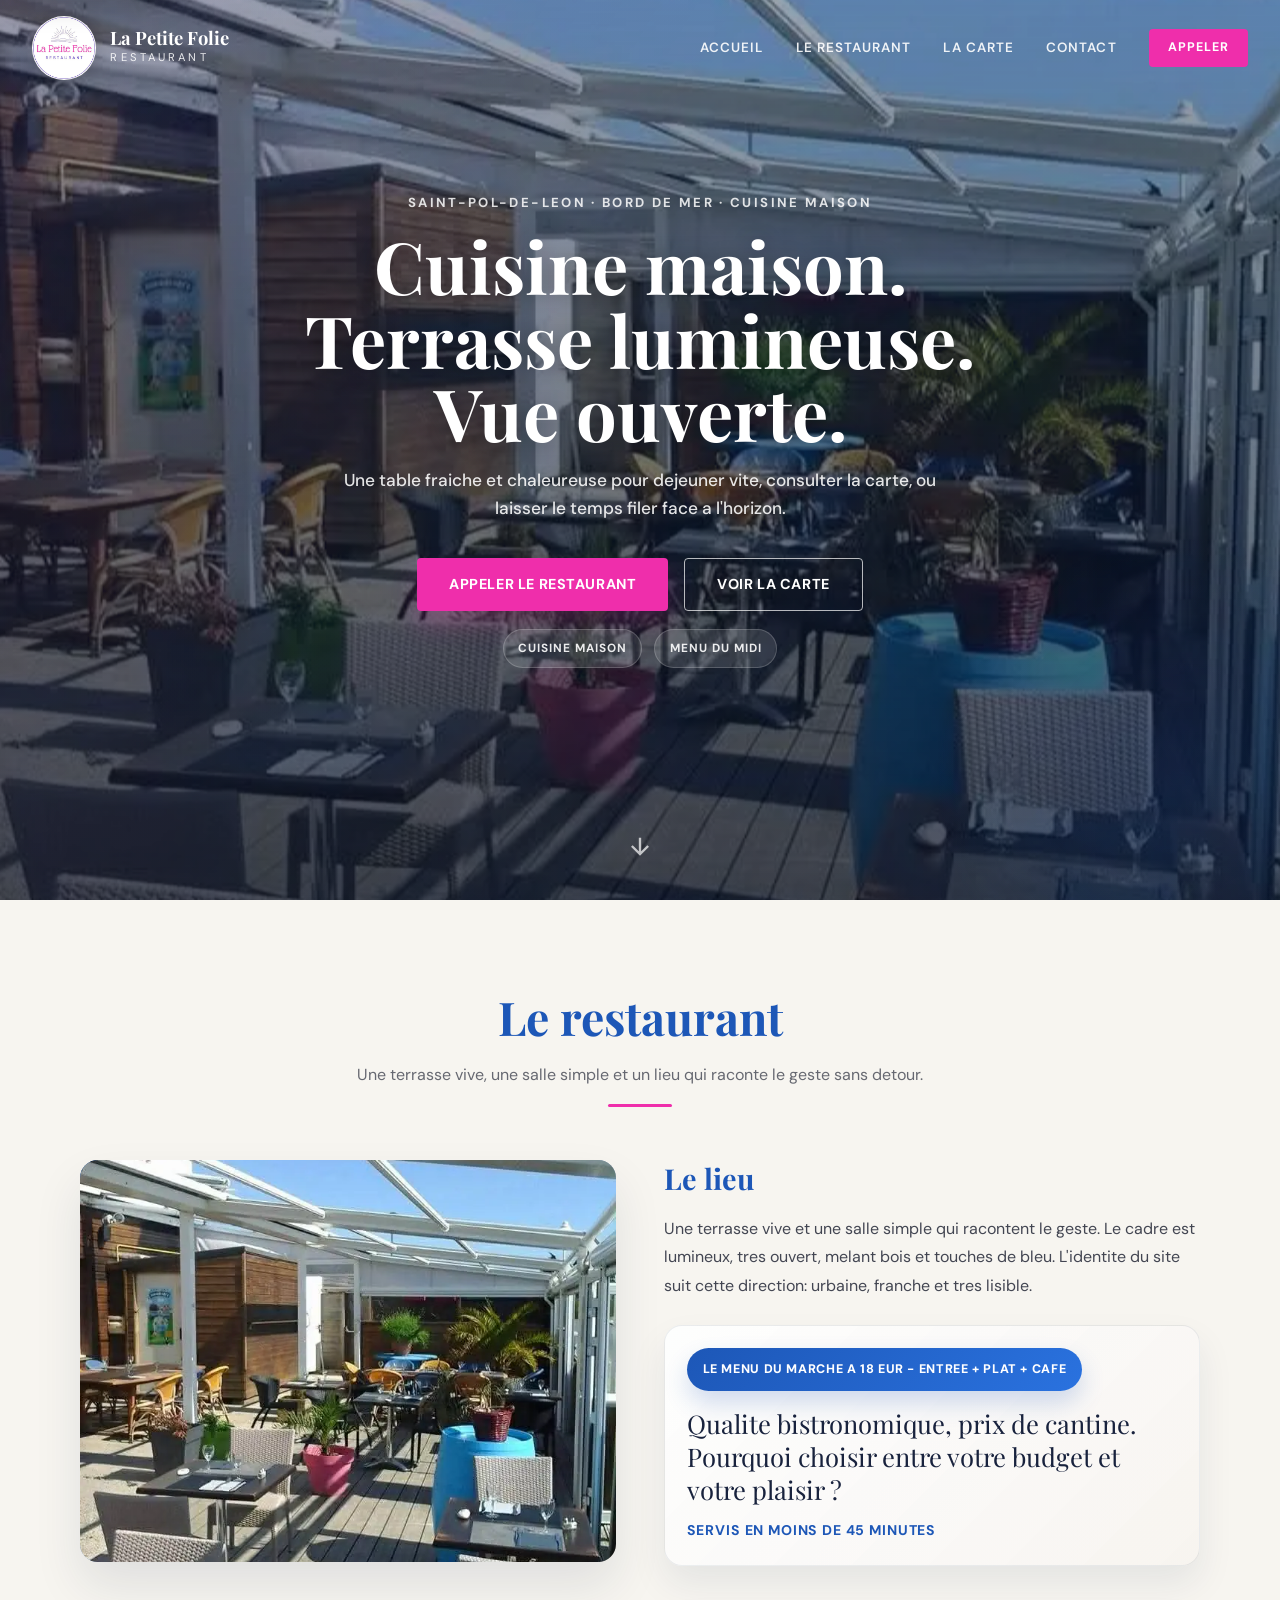
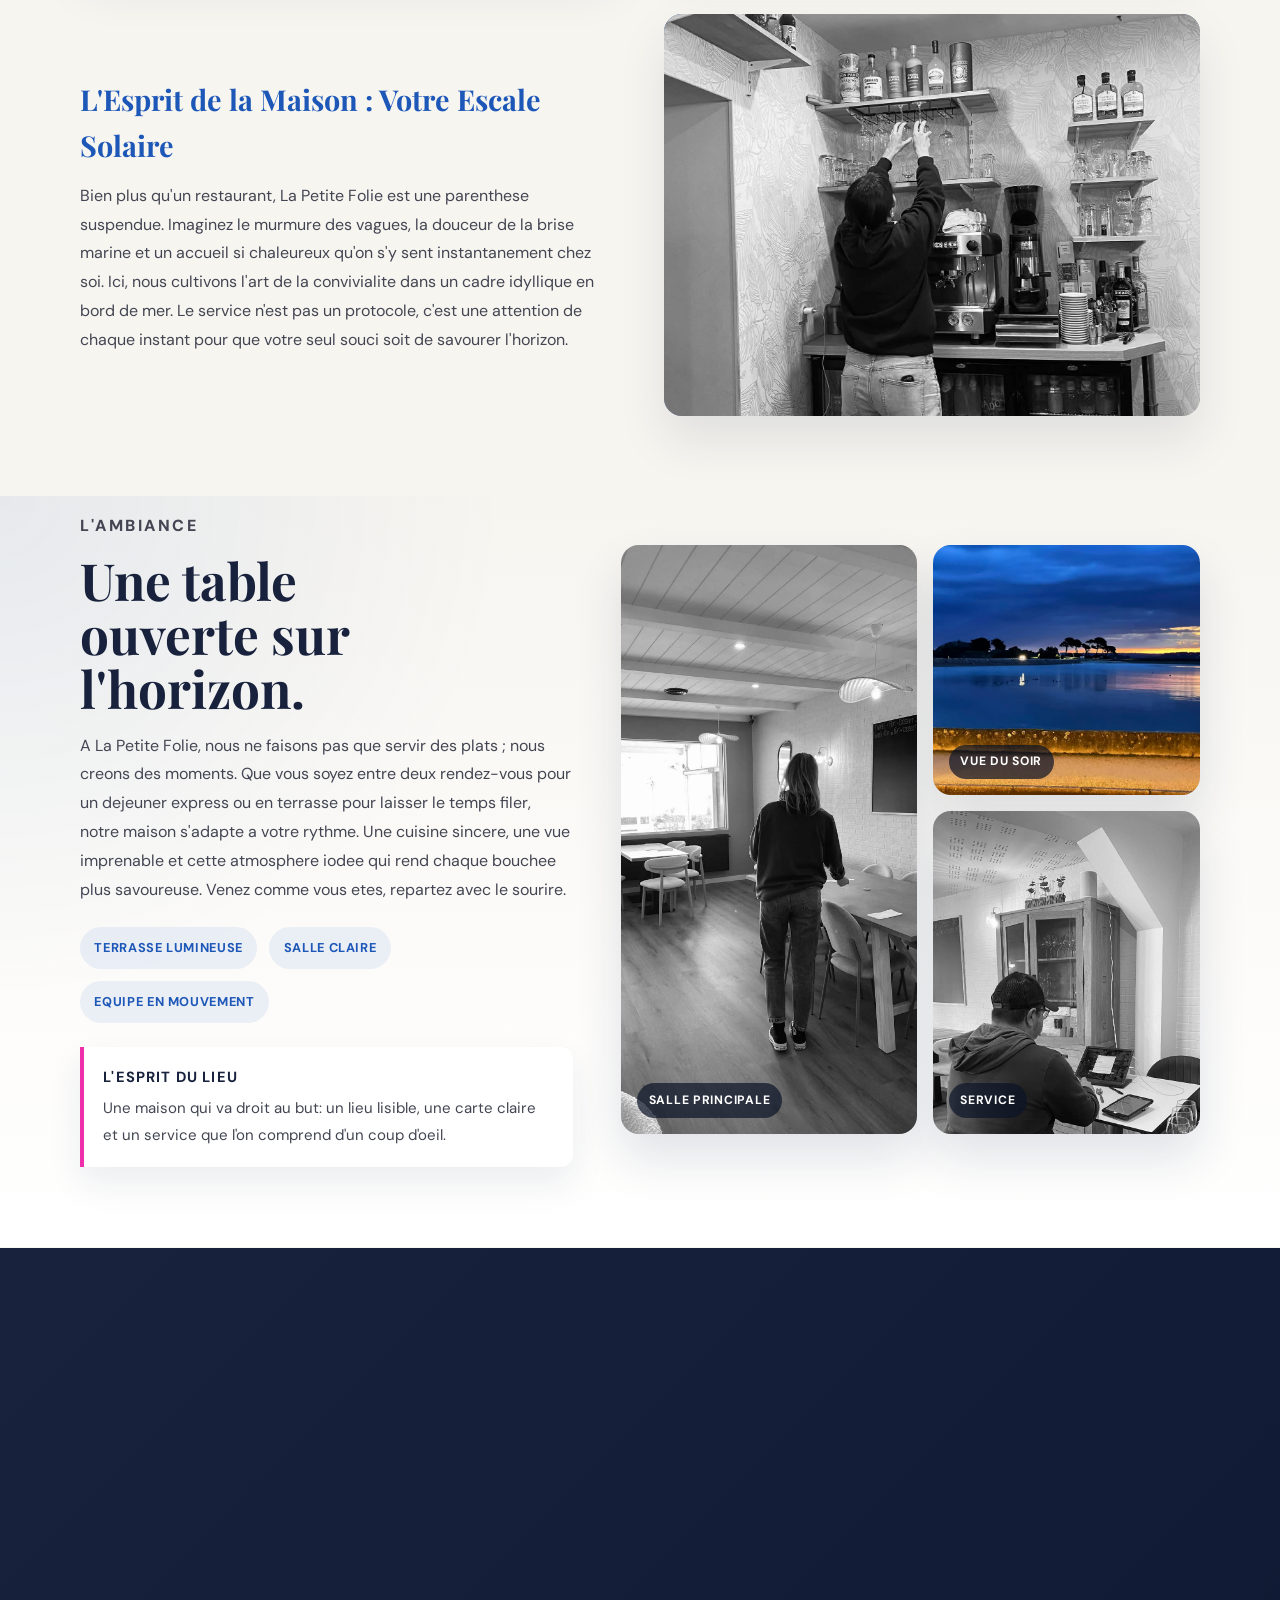
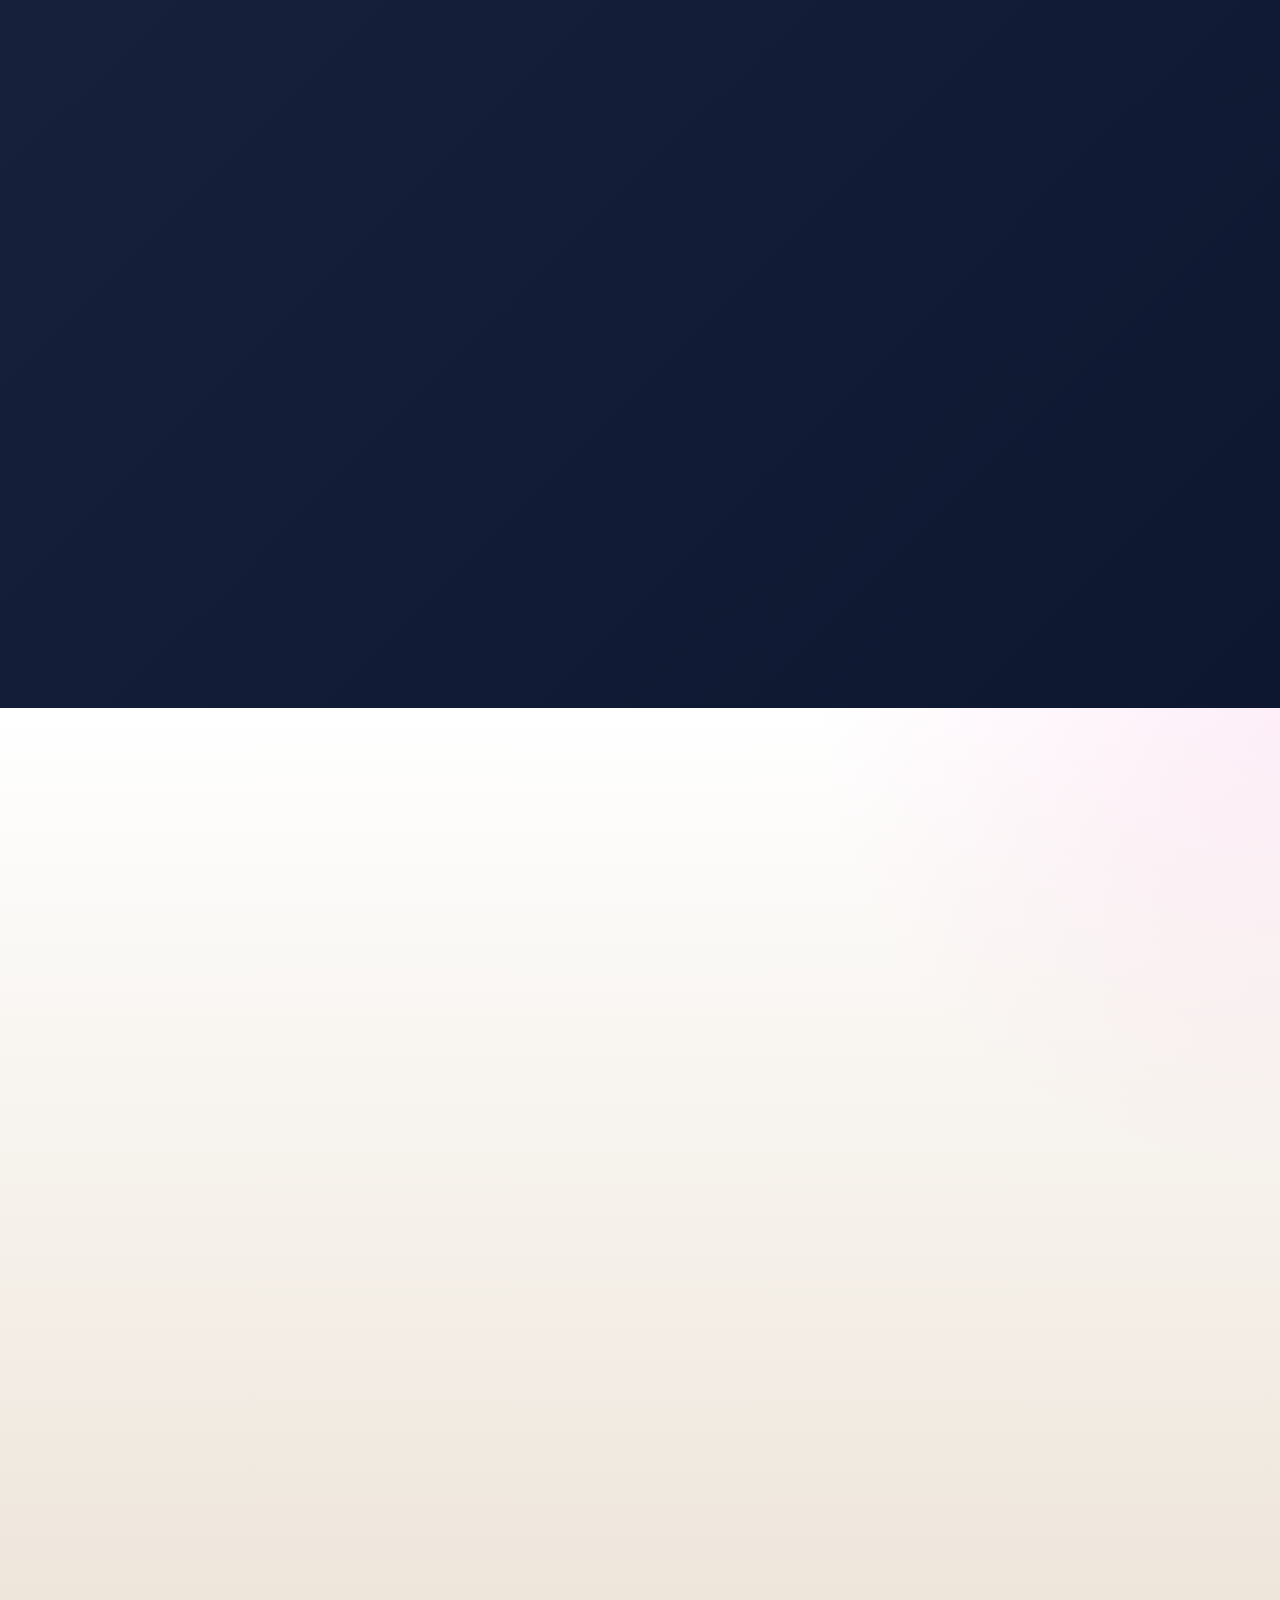
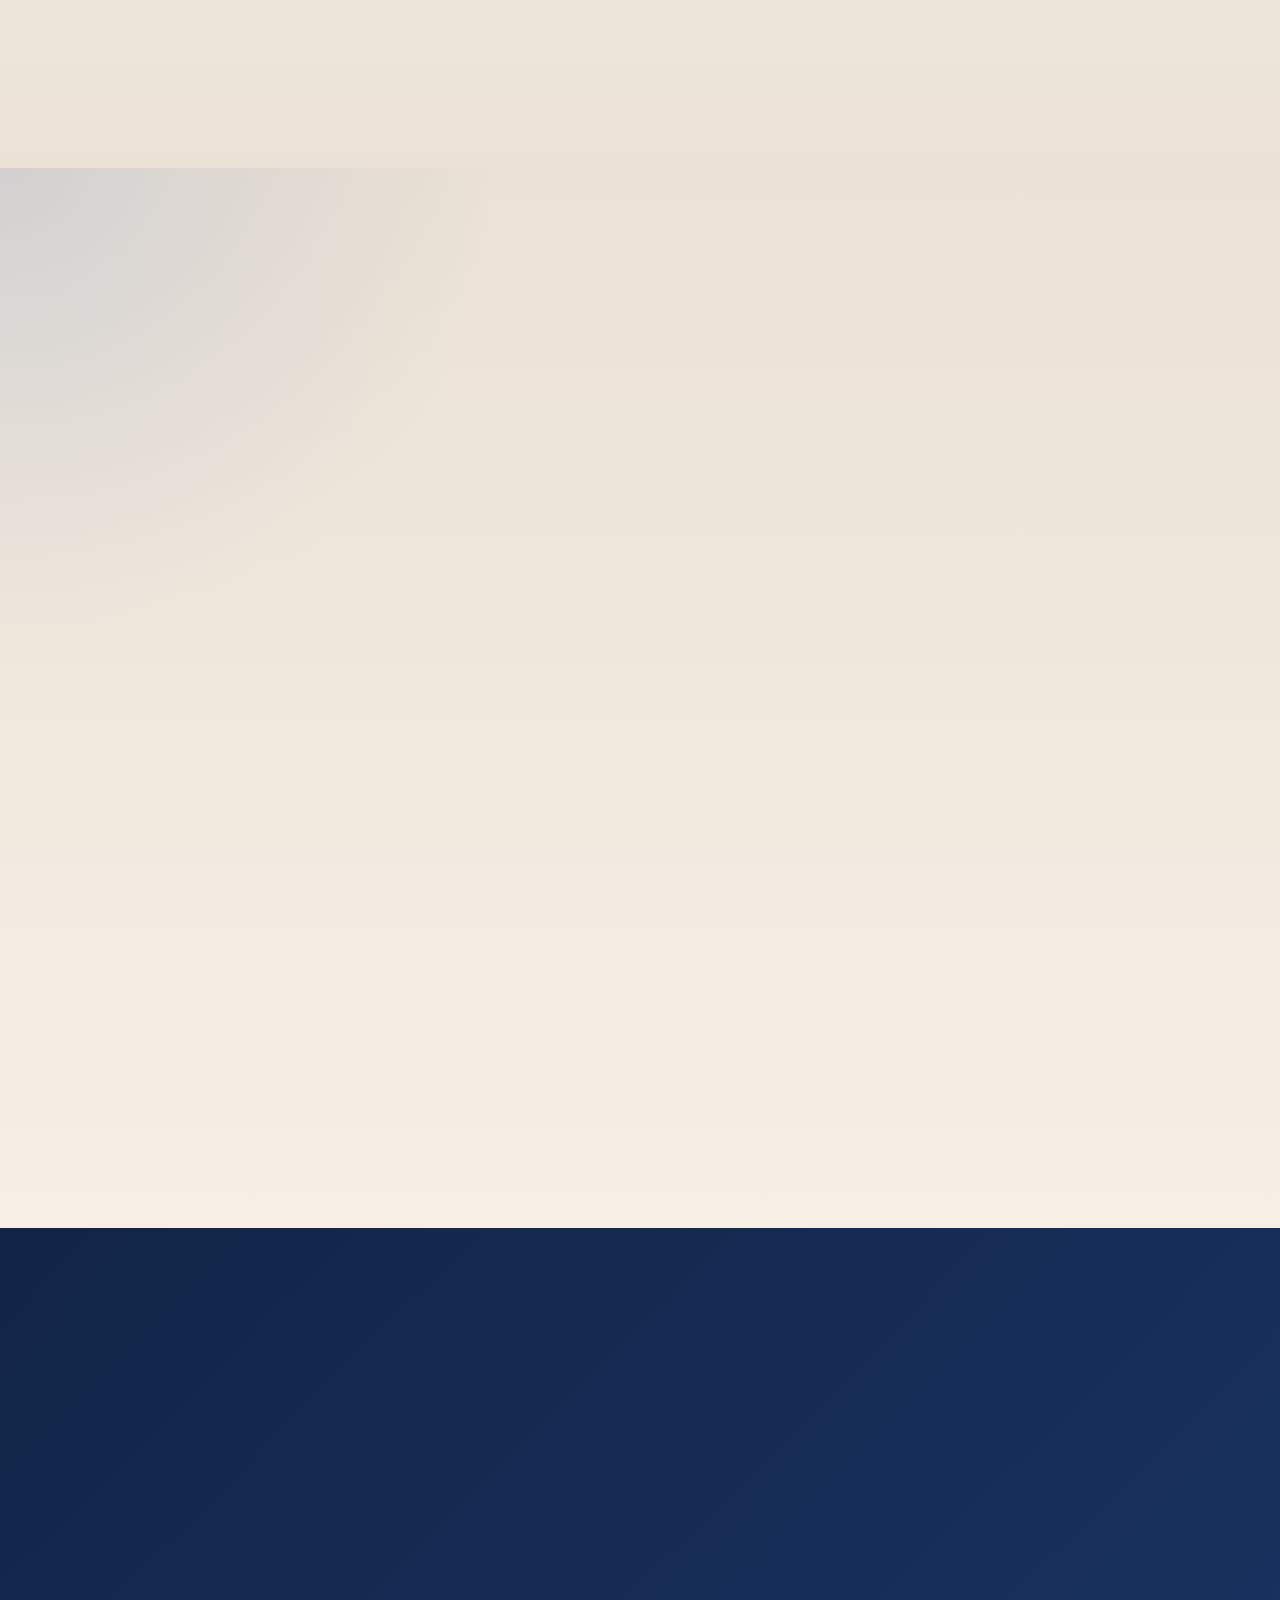
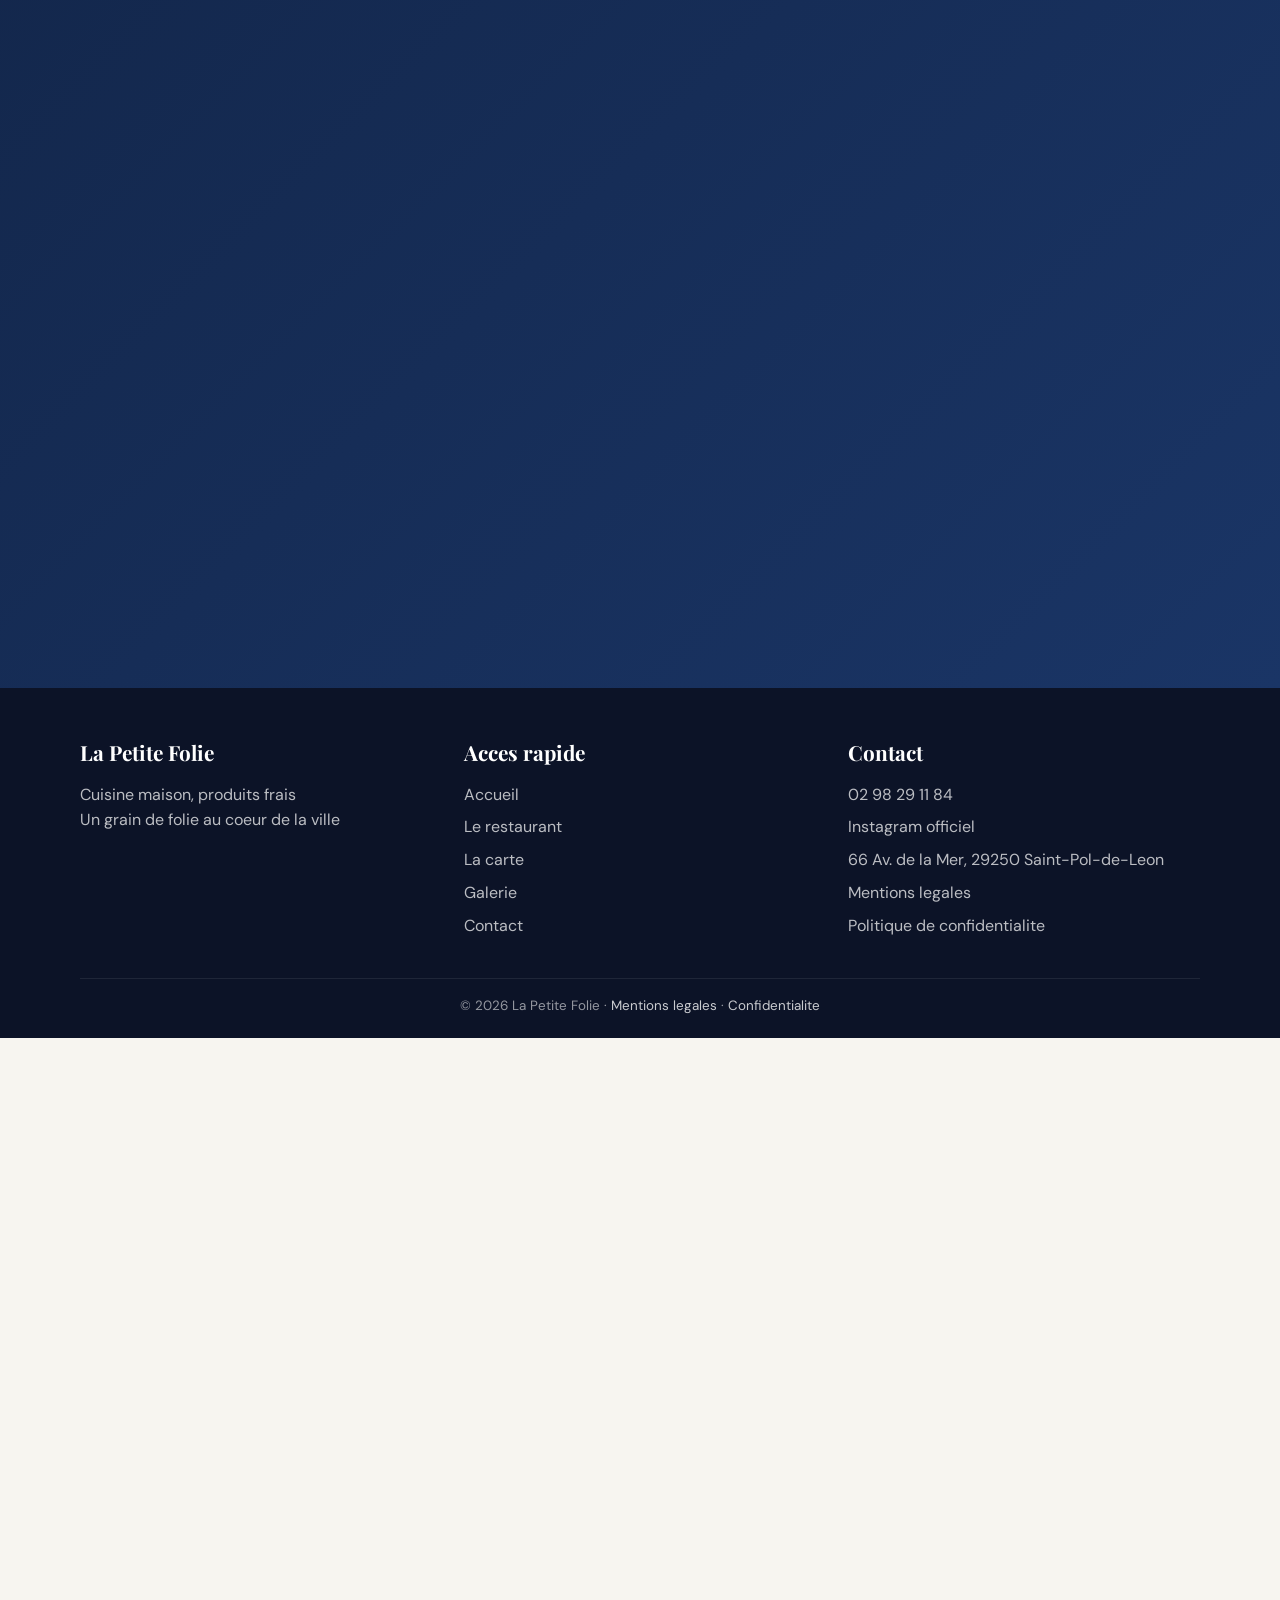
<file: index.html>
<!DOCTYPE html>
<html lang="fr">
<head>
  <meta charset="UTF-8">
  <meta name="viewport" content="width=device-width, initial-scale=1.0">
  <title>La Petite Folie | Cuisine maison et produits frais</title>
  <meta name="robots" content="index, follow">
  <meta name="theme-color" content="#122548">
  <meta name="apple-mobile-web-app-title" content="La Petite Folie">
  <meta
    name="description"
    content="La Petite Folie. Cuisine maison, produits frais, un grain de folie au coeur de la ville. Terrasse lumineuse, salle claire et carte de saison."
  >
  <link rel="canonical" href="https://lapetitfolie.github.io/restaurant/">
  <meta property="og:title" content="La Petite Folie | Cuisine maison et produits frais">
  <meta
    property="og:description"
    content="Cuisine maison, produits frais, un grain de folie au coeur de la ville. Terrasse lumineuse, salle claire et carte de saison."
  >
  <meta property="og:site_name" content="La Petite Folie">
  <meta property="og:locale" content="fr_FR">
  <meta property="og:type" content="website">
  <meta property="og:url" content="https://lapetitfolie.github.io/restaurant/">
  <meta property="og:image" content="https://lapetitfolie.github.io/restaurant/assets/images/terrasse-jour.jpg">
  <meta property="og:image:alt" content="Terrasse de La Petite Folie baignee de lumiere">
  <meta name="twitter:card" content="summary_large_image">
  <meta name="twitter:title" content="La Petite Folie | Cuisine maison et produits frais">
  <meta
    name="twitter:description"
    content="Cuisine maison, produits frais, un grain de folie au coeur de la ville. Terrasse lumineuse, salle claire et carte de saison."
  >
  <meta name="twitter:image" content="https://lapetitfolie.github.io/restaurant/assets/images/terrasse-jour.jpg">
  <meta name="twitter:image:alt" content="Terrasse de La Petite Folie baignee de lumiere">
  <link rel="icon" type="image/svg+xml" href="favicon.svg">
  <link rel="apple-touch-icon" href="apple-touch-icon.png">
  <link rel="manifest" href="manifest.json">
  <link rel="llms" href="llms.txt">
  <link rel="preload" as="image" href="assets/images/terrasse-jour.webp" type="image/webp">
  <link rel="preconnect" href="https://fonts.googleapis.com">
  <link rel="preconnect" href="https://fonts.gstatic.com" crossorigin>
  <link rel="preload" as="style" href="https://fonts.googleapis.com/css2?family=Playfair+Display:wght@400;600;700&family=DM+Sans:wght@400;500;700&display=swap">
  <link href="https://fonts.googleapis.com/css2?family=Playfair+Display:wght@400;600;700&family=DM+Sans:wght@400;500;700&display=swap" rel="stylesheet" media="print" onload="this.media='all'">
  <noscript>
    <link href="https://fonts.googleapis.com/css2?family=Playfair+Display:wght@400;600;700&family=DM+Sans:wght@400;500;700&display=swap" rel="stylesheet">
  </noscript>
  <link rel="stylesheet" href="assets/css/styles.css">
  <script defer src="assets/js/main.js"></script>
  <script type="application/ld+json">
    {
      "@context": "https://schema.org",
      "@type": "Restaurant",
      "name": "La Petite Folie",
      "telephone": "+33 2 98 29 11 84",
      "priceRange": "EUR 18 - EUR 28",
      "servesCuisine": [
        "Cuisine maison",
        "Cuisine de saison"
      ],
      "sameAs": [
        "https://www.instagram.com/lapetitefolie29/"
      ],
      "address": {
        "@type": "PostalAddress",
        "streetAddress": "66 Av. de la Mer",
        "postalCode": "29250",
        "addressLocality": "Saint-Pol-de-Leon",
        "addressCountry": "FR"
      },
      "openingHoursSpecification": [
        {
          "@type": "OpeningHoursSpecification",
          "dayOfWeek": [
            "Tuesday",
            "Wednesday",
            "Thursday"
          ],
          "opens": "12:00",
          "closes": "14:00"
        },
        {
          "@type": "OpeningHoursSpecification",
          "dayOfWeek": [
            "Friday",
            "Saturday"
          ],
          "opens": "12:00",
          "closes": "14:00"
        },
        {
          "@type": "OpeningHoursSpecification",
          "dayOfWeek": [
            "Friday",
            "Saturday"
          ],
          "opens": "19:00",
          "closes": "21:00"
        }
      ]
    }
  </script>
</head>
<body>
  <a href="#main-content" class="skip-link">Aller au contenu</a>
  <header id="header" role="banner">
    <a href="#hero" class="logo" aria-label="Retour a l'accueil - La Petite Folie">
      <picture>
        <source srcset="assets/images/logo-la-petite-folie.webp" type="image/webp">
        <img src="assets/images/logo-la-petite-folie.jpg" alt="Logo La Petite Folie" width="960" height="960" fetchpriority="high" decoding="async">
      </picture>
      <span class="logo-text">
        <strong>La Petite Folie</strong>
        <em>Restaurant</em>
      </span>
    </a>

    <nav aria-label="Navigation principale">
      <a href="#hero">Accueil</a>
      <a href="#restaurant">Le restaurant</a>
      <a href="#carte">La carte</a>
      <a href="#contact">Contact</a>
      <a href="tel:0298291184" class="btn-reserve-nav">Appeler</a>
    </nav>

    <button class="hamburger" type="button" aria-label="Ouvrir le menu de navigation" aria-expanded="false" aria-controls="mobileNav" id="hamburgerBtn">
      <span></span>
      <span></span>
      <span></span>
    </button>
  </header>

  <div class="mobile-overlay" data-mobile-close="true"></div>
  <div class="mobile-nav" id="mobileNav" aria-hidden="true">
    <a href="#hero" data-mobile-close="true">Accueil</a>
    <a href="#restaurant" data-mobile-close="true">Le restaurant</a>
    <a href="#carte" data-mobile-close="true">La carte</a>
    <a href="#contact" data-mobile-close="true">Contact</a>
    <a href="tel:0298291184" class="btn-primary mobile-cta" data-mobile-close="true">Appeler</a>
  </div>

  <main id="main-content">
  <section class="hero" id="hero">
    <div class="hero-bg" id="heroBg">
      <picture>
        <source srcset="assets/images/terrasse-jour.webp" type="image/webp">
        <img
          src="assets/images/terrasse-jour.jpg"
          alt="Terrasse de La Petite Folie baignee de lumiere"
          width="720"
          height="960"
          fetchpriority="high"
          decoding="async"
        >
      </picture>
    </div>
    <div class="hero-overlay"></div>
    <div class="hero-content">
      <p class="hero-kicker reveal">Saint-Pol-de-Leon &middot; Bord de mer &middot; Cuisine maison</p>
      <h1 class="reveal reveal-delay-1">Cuisine maison. Terrasse lumineuse. Vue ouverte.</h1>
      <p class="hero-sub reveal reveal-delay-2">
        Une table fraiche et chaleureuse pour dejeuner vite, consulter la carte, ou laisser le temps filer face a l'horizon.
      </p>
      <div class="hero-buttons reveal reveal-delay-3">
        <a href="tel:0298291184" class="btn-primary">Appeler le restaurant</a>
        <a href="#carte" class="btn-secondary">Voir la carte</a>
      </div>
      <div class="hero-highlights reveal reveal-delay-3">
        <span>Cuisine maison</span>
        <span>Menu du midi</span>
      </div>
    </div>
    <div class="scroll-indicator" aria-hidden="true">
      <svg aria-hidden="true" viewBox="0 0 24 24"><path d="M12 5v14M5 12l7 7 7-7"/></svg>
    </div>
  </section>

  <section id="restaurant">
    <div class="section-inner">
      <div class="reveal">
        <h2 class="section-title">Le restaurant</h2>
        <p class="section-subtitle">Une terrasse vive, une salle simple et un lieu qui raconte le geste sans detour.</p>
        <div class="wave-divider"></div>
      </div>

      <div class="resto-grid reveal section-offset-lg">
        <div class="resto-img">
          <picture>
            <source srcset="assets/images/terrasse-jour.webp" type="image/webp">
            <img src="assets/images/terrasse-jour.jpg" alt="Terrasse de La Petite Folie" width="720" height="960" loading="lazy" decoding="async">
          </picture>
        </div>
        <div class="resto-text">
          <h3>Le lieu</h3>
          <p>
            Une terrasse vive et une salle simple qui racontent le geste.
            Le cadre est lumineux, tres ouvert, melant bois et touches de bleu.
            L'identite du site suit cette direction: urbaine, franche et tres lisible.
          </p>
          <div class="value-pitch-card">
            <span class="value-pitch-badge">Le Menu du Marche a 18 EUR - Entree + Plat + Cafe</span>
            <p class="value-pitch-claim">Qualite bistronomique, prix de cantine. Pourquoi choisir entre votre budget et votre plaisir ?</p>
            <p class="value-pitch-proof">Servis en moins de 45 minutes</p>
          </div>
        </div>
      </div>

      <div class="resto-grid reverse reveal section-offset-lg">
        <div class="resto-img">
          <picture>
            <source srcset="assets/images/bar-equipe.webp" type="image/webp">
            <img src="assets/images/bar-equipe.jpg" alt="Equipe et bar de La Petite Folie" width="1536" height="2048" loading="lazy" decoding="async">
          </picture>
        </div>
        <div class="resto-text">
          <h3>L'Esprit de la Maison : Votre Escale Solaire</h3>
          <p>
            Bien plus qu'un restaurant, La Petite Folie est une parenthese suspendue. Imaginez le murmure des vagues,
            la douceur de la brise marine et un accueil si chaleureux qu'on s'y sent instantanement chez soi.
            Ici, nous cultivons l'art de la convivialite dans un cadre idyllique en bord de mer. Le service n'est pas
            un protocole, c'est une attention de chaque instant pour que votre seul souci soit de savourer l'horizon.
          </p>
        </div>
      </div>
    </div>
  </section>

  <section class="experience-section" aria-labelledby="experience-title">
    <div class="section-inner">
      <div class="experience-layout">
        <div class="experience-copy reveal">
          <p class="section-tag">L'ambiance</p>
          <h2 class="editorial-title" id="experience-title">Une table ouverte sur l'horizon.</h2>
          <p>
            A La Petite Folie, nous ne faisons pas que servir des plats ; nous creons des moments.
            Que vous soyez entre deux rendez-vous pour un dejeuner express ou en terrasse pour laisser le temps filer,
            notre maison s'adapte a votre rythme. Une cuisine sincere, une vue imprenable et cette atmosphere iodee
            qui rend chaque bouchee plus savoureuse. Venez comme vous etes, repartez avec le sourire.
          </p>
          <div class="experience-points">
            <span>Terrasse lumineuse</span>
            <span>Salle claire</span>
            <span>Equipe en mouvement</span>
          </div>
          <div class="experience-note">
            <strong>L'esprit du lieu</strong>
            <p>Une maison qui va droit au but: un lieu lisible, une carte claire et un service que l'on comprend d'un coup d'oeil.</p>
          </div>
        </div>

        <div class="experience-collage reveal reveal-delay-1">
          <figure class="experience-photo tall">
            <picture>
              <source srcset="assets/images/salle-principale.webp" type="image/webp">
              <img src="assets/images/salle-principale.jpg" alt="Salle principale de La Petite Folie" width="1536" height="2048" loading="lazy" decoding="async">
            </picture>
            <figcaption>Salle principale</figcaption>
          </figure>
          <figure class="experience-photo">
            <picture>
              <source srcset="assets/images/vue-baie-soir.webp" type="image/webp">
              <img src="assets/images/vue-baie-soir.jpg" alt="Vue exterieure en fin de journee" width="2048" height="1536" loading="lazy" decoding="async">
            </picture>
            <figcaption>Vue du soir</figcaption>
          </figure>
          <figure class="experience-photo">
            <picture>
              <source srcset="assets/images/salle-service.webp" type="image/webp">
              <img src="assets/images/salle-service.jpg" alt="Salle en service a La Petite Folie" width="1698" height="2048" loading="lazy" decoding="async">
            </picture>
            <figcaption>Service</figcaption>
          </figure>
        </div>
      </div>
    </div>
  </section>

  <section id="carte">
    <div class="section-inner">
      <div class="reveal">
        <h2 class="section-title">La carte</h2>
        <p class="section-subtitle">Des formules lisibles, un menu structure pour un choix rapide et net.</p>
        <div class="wave-divider"></div>
      </div>

      <div class="menu-highlight reveal section-offset-md">
        <h4>A l'ardoise ce midi</h4>
        <div class="formula-grid">
          <article class="formula-card">
            <span class="formula-price-badge">21 EUR</span>
            <span class="formula-label">Midi uniquement</span>
            <strong>La Totale</strong>
            <p>Entree + plat + dessert</p>
          </article>
          <article class="formula-card">
            <span class="formula-price-badge">18 EUR</span>
            <span class="formula-label">Midi uniquement</span>
            <strong>L'Essentiel</strong>
            <p>Entree + plat ou plat + dessert</p>
          </article>
        </div>
        <p class="highlight-note">Uniquement le midi, du mardi au vendredi &middot; Cuisine maison &middot; Produits frais &middot; Producteurs locaux</p>
      </div>

      <div class="menu-tabs-shell reveal">
        <div class="menu-express-banner">
          <span class="menu-express-label">Menu express du midi</span>
          <p>Entree + plat + cafe a prix doux, pense pour bien dejeuner sans perdre votre elan.</p>
        </div>

        <div class="menu-tabs" role="tablist" aria-label="Navigation de la carte">
          <button
            type="button"
            class="menu-tab is-active"
            id="tab-entrees"
            role="tab"
            aria-selected="true"
            aria-controls="panel-entrees"
            data-menu-tab="entrees"
          >
            Pour commencer
          </button>
          <button
            type="button"
            class="menu-tab"
            id="tab-plats"
            role="tab"
            aria-selected="false"
            aria-controls="panel-plats"
            data-menu-tab="plats"
            tabindex="-1"
          >
            La suite
          </button>
        </div>

        <div class="menu-panels">
          <section
            class="menu-panel is-active"
            id="panel-entrees"
            role="tabpanel"
            aria-labelledby="tab-entrees"
            data-menu-panel="entrees"
          >
            <p class="menu-panel-subtitle">Des saveurs marines et de saison pour eveiller vos papilles.</p>
            <div class="menu-category">
              <h3>Entrees</h3>
              <ul class="menu-list">
              <li class="menu-item">
                <div>
                  <div class="menu-item-name">Veloute de potimarron</div>
                  <div class="menu-item-desc">Lait de coco, citronnelle, seiche, chips de jambon cru</div>
                </div>
                <div class="menu-item-price">12 EUR</div>
              </li>
              <li class="menu-item">
                <div>
                  <div class="menu-item-name">Thon marine au yuzu</div>
                  <div class="menu-item-desc">Butternut roti, asperges, gingembre, sesame, miel</div>
                </div>
                <div class="menu-item-price">14 EUR</div>
              </li>
              <li class="menu-item">
                <div>
                  <div class="menu-item-name">Petoncles roties</div>
                  <div class="menu-item-desc">Espuma de pomme de terre, canard fume</div>
                </div>
                <div class="menu-item-price">17 EUR</div>
              </li>
              <li class="menu-item">
                <div>
                  <div class="menu-item-name">Carpaccio de St Jacques</div>
                  <div class="menu-item-desc">Marinade passion, gingembre, citron vert, poivre de Timur</div>
                </div>
                <div class="menu-item-price">18 EUR</div>
              </li>
              <li class="menu-item">
                <div>
                  <div class="menu-item-name">Escalope de foie gras</div>
                  <div class="menu-item-desc">Pommes caramelisees, noix, chutney oignons roses</div>
                </div>
                <div class="menu-item-price">19 EUR</div>
              </li>
              </ul>
            </div>
          </section>

          <section
            class="menu-panel"
            id="panel-plats"
            role="tabpanel"
            aria-labelledby="tab-plats"
            data-menu-panel="plats"
            hidden
          >
            <p class="menu-panel-subtitle">Le coeur de notre savoir-faire, entre terre et mer.</p>
            <div class="menu-category">
              <h3>Plats</h3>
              <ul class="menu-list">
              <li class="menu-item">
                <div>
                  <div class="menu-item-name">Tartelette vegetarienne au parmesan</div>
                  <div class="menu-item-desc">Legumes de saison, emulsion basilic</div>
                </div>
                <div class="menu-item-price">15 EUR</div>
              </li>
              <li class="menu-item">
                <div>
                  <div class="menu-item-name">Burger effiloche de porc</div>
                  <div class="menu-item-desc">Noisettes, champignons, comte, frites maison</div>
                </div>
                <div class="menu-item-price">18 EUR</div>
              </li>
              <li class="menu-item">
                <div>
                  <div class="menu-item-name">Poulpe au paprika fume</div>
                  <div class="menu-item-desc">Chorizo Bellota, riz noir, emulsion de poivrons</div>
                </div>
                <div class="menu-item-price">22 EUR</div>
              </li>
              <li class="menu-item">
                <div>
                  <div class="menu-item-name">Volaille basse temperature</div>
                  <div class="menu-item-desc">Houmous de chataignes, arancini, topinambours</div>
                </div>
                <div class="menu-item-price">24 EUR</div>
              </li>
              <li class="menu-item">
                <div>
                  <div class="menu-item-name">Saumon d'Ecosse Label Rouge</div>
                  <div class="menu-item-desc">Mousseline de panais, jus de langoustines</div>
                </div>
                <div class="menu-item-price">24 EUR</div>
              </li>
              <li class="menu-item">
                <div>
                  <div class="menu-item-name">St Jacques snackees</div>
                  <div class="menu-item-desc">Cremeux patate douce et passion, risotto Carnaroli</div>
                </div>
                <div class="menu-item-price">27 EUR</div>
              </li>
              <li class="menu-item">
                <div>
                  <div class="menu-item-name">Quasi de veau</div>
                  <div class="menu-item-desc">Asperges, risotto de celeri, carottes roties, jus a la sauge</div>
                </div>
                <div class="menu-item-price">28 EUR</div>
              </li>
              </ul>
            </div>

            <div class="menu-category menu-category-small">
              <h3>Supplements</h3>
              <ul class="menu-list">
              <li class="menu-item">
                <div>
                  <div class="menu-item-name">Supplement</div>
                  <div class="menu-item-desc">Frites maison ou legumes</div>
                </div>
                <div class="menu-item-price">5 EUR</div>
              </li>
              </ul>
            </div>
          </section>
        </div>
      </div>

      <div class="signature-section reveal reveal-delay-2">
        <div class="signature-heading">
          <h3>Nos Formules Signature</h3>
          <p>Deux offres pensees pour dejeuner vite, bien, et avec le meme niveau d'exigence que le reste de la maison.</p>
        </div>

        <div class="signature-quality-list" aria-label="Engagements qualite">
          <span>Cuisine 100% Maison</span>
          <span>Produits Frais &amp; Saisonniers</span>
          <span>Circuit Court &amp; Producteurs Locaux</span>
        </div>

        <div class="signature-cards">
          <article class="signature-card signature-card-featured">
            <div class="signature-card-top">
              <p class="signature-label">L'Ardoise du Marche</p>
              <div class="signature-price-group">
                <strong>18 EUR / 21 EUR</strong>
                <span>Le midi uniquement</span>
              </div>
            </div>
            <h4>L'Ardoise du Jour</h4>
            <p class="signature-copy">
              Chaque matin, notre chef compose avec les arrivages de la criee et du potager.
              Une cuisine spontanee, fraiche et locale pour votre pause dejeuner.
            </p>
            <div class="signature-rates">
              <div>
                <span>La Totale</span>
                <strong>Entree + Plat + Dessert &middot; 21 EUR</strong>
              </div>
              <div>
                <span>L'Essentiel</span>
                <strong>Entree + Plat ou Plat + Dessert &middot; 18 EUR</strong>
              </div>
            </div>
            <p class="signature-note">Uniquement le midi, du mardi au vendredi.</p>
            <a href="https://www.instagram.com/lapetitefolie29/" target="_blank" rel="noopener noreferrer" class="signature-link">Voir l'ardoise du jour</a>
          </article>

          <article class="signature-card">
            <div class="signature-card-top">
              <p class="signature-label">Le Menu des Gamins des Sables</p>
              <div class="signature-price-group">
                <strong>12 EUR</strong>
                <span>Moins de 12 ans</span>
              </div>
            </div>
            <h4>Le plaisir des petits, la qualite des grands.</h4>
            <p class="signature-copy">
              Parce que les petits gourmets meritent aussi le meilleur du fait-maison.
              Un menu equilibre et gourmand pour les moins de 12 ans.
            </p>
            <ul class="signature-list">
              <li>Sirop au choix</li>
              <li>Filet de poulet ou poisson frais</li>
              <li>Frites maison</li>
              <li>Brownie ou glace Smarties</li>
            </ul>
          </article>
        </div>
      </div>

      <p class="carte-note reveal">Des blocs clairs, des prix visibles et une lecture rapide pour choisir sans hesitation.</p>
    </div>
  </section>

  <section class="kitchen-section" aria-labelledby="kitchen-title">
    <div class="section-inner">
      <div class="reveal">
        <p class="section-tag">Le geste</p>
        <h2 class="section-title kitchen-title" id="kitchen-title">La cuisine en mouvement</h2>
        <p class="section-subtitle kitchen-subtitle">Des plans de travail, de la matiere, de la preparation: ici, l'image vient soutenir le discours culinaire.</p>
        <div class="wave-divider"></div>
      </div>

      <div class="kitchen-grid">
        <article class="kitchen-card reveal">
          <div class="kitchen-visual">
            <picture>
              <source srcset="assets/images/cuisine-preparation.webp" type="image/webp">
              <img src="assets/images/cuisine-preparation.jpg" alt="Preparation en cuisine" width="1536" height="2048" loading="lazy" decoding="async">
            </picture>
          </div>
          <div class="kitchen-copy">
            <h3>Mise en place</h3>
            <p>Le produit, la precision et le rythme passent au premier plan. On voit la cuisine, on comprend le geste.</p>
          </div>
        </article>

        <article class="kitchen-card reveal reveal-delay-1">
          <div class="kitchen-visual">
            <picture>
              <source srcset="assets/images/cuisine-details.webp" type="image/webp">
              <img src="assets/images/cuisine-details.jpg" alt="Detail de preparation culinaire" width="1536" height="2048" loading="lazy" decoding="async">
            </picture>
          </div>
          <div class="kitchen-copy">
            <h3>Travail du detail</h3>
            <p>Les assiettes et les preparations montrent une maison qui soigne la nettete du produit sans tomber dans le discours inutile.</p>
          </div>
        </article>

        <article class="kitchen-card reveal reveal-delay-2">
          <div class="kitchen-visual">
            <picture>
              <source srcset="assets/images/trancheuse-cuisine.webp" type="image/webp">
              <img src="assets/images/trancheuse-cuisine.jpg" alt="Outil et geste en cuisine" width="1536" height="2048" loading="lazy" decoding="async">
            </picture>
          </div>
          <div class="kitchen-copy">
            <h3>Outils et matiere</h3>
            <p>Le site gagne en caractere quand il montre aussi les outils, la preparation et le vrai relief du service.</p>
          </div>
        </article>
      </div>
    </div>
  </section>

  <section id="galerie">
    <div class="section-inner">
      <div class="reveal">
        <h2 class="section-title">Galerie</h2>
        <p class="section-subtitle">Une lecture plus complete du lieu avec les vraies photos du restaurant deja presentes dans le projet.</p>
        <div class="wave-divider"></div>
      </div>

      <div class="galerie-grid section-offset-md">
        <figure class="galerie-item reveal">
          <picture>
            <source srcset="assets/images/terrasse-jour.webp" type="image/webp">
            <img src="assets/images/terrasse-jour.jpg" alt="Terrasse de La Petite Folie" width="720" height="960" loading="lazy" decoding="async">
          </picture>
          <figcaption>Terrasse</figcaption>
        </figure>
        <figure class="galerie-item reveal reveal-delay-1">
          <picture>
            <source srcset="assets/images/vue-baie-soir.webp" type="image/webp">
            <img src="assets/images/vue-baie-soir.jpg" alt="Vue du soir sur l'exterieur" width="2048" height="1536" loading="lazy" decoding="async">
          </picture>
          <figcaption>Vue du soir</figcaption>
        </figure>
        <figure class="galerie-item reveal reveal-delay-2">
          <picture>
            <source srcset="assets/images/salle-principale.webp" type="image/webp">
            <img src="assets/images/salle-principale.jpg" alt="Salle principale du restaurant" width="1536" height="2048" loading="lazy" decoding="async">
          </picture>
          <figcaption>Salle principale</figcaption>
        </figure>
        <figure class="galerie-item reveal">
          <picture>
            <source srcset="assets/images/salle-service.webp" type="image/webp">
            <img src="assets/images/salle-service.jpg" alt="Service en salle" width="1698" height="2048" loading="lazy" decoding="async">
          </picture>
          <figcaption>Service</figcaption>
        </figure>
        <figure class="galerie-item reveal reveal-delay-1">
          <picture>
            <source srcset="assets/images/bar-equipe.webp" type="image/webp">
            <img src="assets/images/bar-equipe.jpg" alt="Equipe et bar du restaurant" width="1536" height="2048" loading="lazy" decoding="async">
          </picture>
          <figcaption>Equipe</figcaption>
        </figure>
        <figure class="galerie-item reveal reveal-delay-2">
          <picture>
            <source srcset="assets/images/cuisine-preparation.webp" type="image/webp">
            <img src="assets/images/cuisine-preparation.jpg" alt="Preparation en cuisine" width="1536" height="2048" loading="lazy" decoding="async">
          </picture>
          <figcaption>Preparation</figcaption>
        </figure>
        <figure class="galerie-item reveal">
          <picture>
            <source srcset="assets/images/cuisine-details.webp" type="image/webp">
            <img src="assets/images/cuisine-details.jpg" alt="Detail de preparation culinaire" width="1536" height="2048" loading="lazy" decoding="async">
          </picture>
          <figcaption>Detail</figcaption>
        </figure>
        <figure class="galerie-item reveal reveal-delay-1">
          <picture>
            <source srcset="assets/images/trancheuse-cuisine.webp" type="image/webp">
            <img src="assets/images/trancheuse-cuisine.jpg" alt="Outils et geste en cuisine" width="1536" height="2048" loading="lazy" decoding="async">
          </picture>
          <figcaption>Geste</figcaption>
        </figure>
      </div>
    </div>
  </section>

  <section id="contact">
    <div class="section-inner">
      <div class="reveal">
        <h2 class="section-title">Informations pratiques</h2>
        <p class="section-subtitle">Adresse, telephone, horaires et acces rapide au compte Instagram officiel.</p>
        <div class="wave-divider"></div>
      </div>

      <div class="horaires-grid reveal section-offset-md">
        <div class="horaires-card reveal">
          <h3>Horaires</h3>
          <div class="horaire-row">
            <span class="horaire-jour">Lundi</span>
            <span class="horaire-ferme">Ferme</span>
          </div>
          <div class="horaire-row">
            <span class="horaire-jour">Mardi</span>
            <span class="horaire-heure">12h - 14h</span>
          </div>
          <div class="horaire-row">
            <span class="horaire-jour">Mercredi</span>
            <span class="horaire-heure">12h - 14h</span>
          </div>
          <div class="horaire-row">
            <span class="horaire-jour">Jeudi</span>
            <span class="horaire-heure">12h - 14h</span>
          </div>
          <div class="horaire-row">
            <span class="horaire-jour">Vendredi</span>
            <span class="horaire-heure">12h - 14h / 19h - 21h</span>
          </div>
          <div class="horaire-row">
            <span class="horaire-jour">Samedi</span>
            <span class="horaire-heure">12h - 14h / 19h - 21h</span>
          </div>
          <div class="horaire-row">
            <span class="horaire-jour">Dimanche</span>
            <span class="horaire-ferme">Ferme</span>
          </div>
          <p class="season-line">Horaires communiques sur le compte officiel du restaurant. En cas de doute, un appel reste le meilleur reflexe.</p>
        </div>

        <div class="horaires-card reveal reveal-delay-1">
          <h3>Contact</h3>
          <div class="practical-list">
            <div class="practical-item">
              <span class="practical-label">Adresse</span>
              <strong>66 Av. de la Mer, 29250 Saint-Pol-de-Leon</strong>
            </div>
            <div class="practical-item">
              <span class="practical-label">Telephone</span>
              <strong><a href="tel:0298291184">02 98 29 11 84</a></strong>
            </div>
            <div class="practical-item">
              <span class="practical-label">Description</span>
              <strong>Terrasse lumineuse, salle claire, equipe en mouvement et carte de saison.</strong>
            </div>
          </div>
          <div class="contact-actions-inline">
            <a href="tel:0298291184" class="btn-primary">Appeler le restaurant</a>
            <a href="https://www.instagram.com/lapetitefolie29/" target="_blank" rel="noopener noreferrer" class="btn-secondary dark-outline">Instagram</a>
          </div>
        </div>
      </div>

      <div class="contact-grid section-offset-md">
        <div class="contact-info reveal">
          <div class="contact-item">
            <div class="contact-icon">
              <svg aria-hidden="true" viewBox="0 0 24 24"><path d="M22 16.92v3a2 2 0 0 1-2.18 2 19.79 19.79 0 0 1-8.63-3.07 19.5 19.5 0 0 1-6-6 19.79 19.79 0 0 1-3.07-8.67A2 2 0 0 1 4.11 2h3a2 2 0 0 1 2 1.72 12.84 12.84 0 0 0 .7 2.81 2 2 0 0 1-.45 2.11L8.09 9.91a16 16 0 0 0 6 6l1.27-1.27a2 2 0 0 1 2.11-.45 12.84 12.84 0 0 0 2.81.7A2 2 0 0 1 22 16.92z"/></svg>
            </div>
            <div class="contact-item-text">
              <h4>Telephone</h4>
              <p><a href="tel:0298291184">02 98 29 11 84</a></p>
            </div>
          </div>

          <div class="contact-item">
            <div class="contact-icon">
              <svg aria-hidden="true" viewBox="0 0 24 24"><path d="M21 10c0 7-9 13-9 13s-9-6-9-13a9 9 0 0 1 18 0z"/><circle cx="12" cy="10" r="3"/></svg>
            </div>
            <div class="contact-item-text">
              <h4>Adresse</h4>
              <p>66 Av. de la Mer<br>29250 Saint-Pol-de-Leon</p>
            </div>
          </div>

          <div class="contact-item">
            <div class="contact-icon">
              <svg aria-hidden="true" viewBox="0 0 24 24"><path d="M4 4h16c1.1 0 2 .9 2 2v12c0 1.1-.9 2-2 2H4c-1.1 0-2-.9-2-2V6c0-1.1.9-2 2-2z"/><polyline points="22,6 12,13 2,6"/></svg>
            </div>
            <div class="contact-item-text">
              <h4>Instagram</h4>
              <p><a href="https://www.instagram.com/lapetitefolie29/" target="_blank" rel="noopener noreferrer">Voir le compte officiel</a></p>
            </div>
          </div>

          <div class="contact-social">
            <a href="tel:0298291184" class="social-link social-call" aria-label="Appeler le restaurant">
              <svg aria-hidden="true" viewBox="0 0 24 24"><path d="M22 16.92v3a2 2 0 0 1-2.18 2 19.79 19.79 0 0 1-8.63-3.07 19.5 19.5 0 0 1-6-6 19.79 19.79 0 0 1-3.07-8.67A2 2 0 0 1 4.11 2h3a2 2 0 0 1 2 1.72 12.84 12.84 0 0 0 .7 2.81 2 2 0 0 1-.45 2.11L8.09 9.91a16 16 0 0 0 6 6l1.27-1.27a2 2 0 0 1 2.11-.45 12.84 12.84 0 0 0 2.81.7A2 2 0 0 1 22 16.92z" fill="#fff"/></svg>
            </a>
            <a href="https://www.instagram.com/lapetitefolie29/" target="_blank" rel="noopener noreferrer" class="social-link" aria-label="Instagram">
              <svg viewBox="0 0 24 24" aria-hidden="true">
                <rect x="3" y="3" width="18" height="18" rx="5" ry="5" fill="none" stroke="#fff" stroke-width="2"></rect>
                <circle cx="12" cy="12" r="4" fill="none" stroke="#fff" stroke-width="2"></circle>
                <circle cx="17.5" cy="6.5" r="1.2" fill="#fff"></circle>
              </svg>
            </a>
            <a href="https://www.google.com/maps/search/?api=1&query=66+Av.+de+la+Mer+29250+Saint-Pol-de-Leon" target="_blank" rel="noopener noreferrer" class="social-link" aria-label="Google Maps">
              <svg aria-hidden="true" viewBox="0 0 24 24"><path d="M21 10c0 7-9 13-9 13s-9-6-9-13a9 9 0 0 1 18 0z" fill="none" stroke="#fff" stroke-width="2"/><circle cx="12" cy="10" r="3" fill="#fff"/></svg>
            </a>
          </div>
        </div>

        <div class="contact-panel reveal reveal-delay-1">
          <h3>Le bon ton du lieu</h3>
          <p>
            Cuisine maison, produits frais, un grain de folie au coeur de la ville.
            L'idee est de garder un ton urbain et franc, avec une lecture rapide des formules,
            des plats et des informations utiles.
          </p>
          <div class="contact-panel-actions">
            <a href="tel:0298291184" class="btn-primary">Appeler</a>
            <a href="https://www.google.com/maps/search/?api=1&query=66+Av.+de+la+Mer+29250+Saint-Pol-de-Leon" target="_blank" rel="noopener noreferrer" class="btn-secondary">Itineraire</a>
          </div>
          <div class="contact-docs">
            <figure class="contact-doc-card">
              <picture>
                <source srcset="assets/images/menu-formule.webp" type="image/webp">
                <img src="assets/images/menu-formule.jpg" alt="Visuel des formules du midi" width="1409" height="2000" loading="lazy" decoding="async">
              </picture>
              <figcaption>Formules du midi</figcaption>
            </figure>
            <figure class="contact-doc-card">
              <picture>
                <source srcset="assets/images/horaires.webp" type="image/webp">
                <img src="assets/images/horaires.jpg" alt="Visuel des horaires du restaurant" width="1410" height="2001" loading="lazy" decoding="async">
              </picture>
              <figcaption>Horaires</figcaption>
            </figure>
          </div>
        </div>
      </div>

      <div class="map-card reveal reveal-delay-2">
        <div class="map-copy">
          <p class="section-tag">Plan d'acces</p>
          <h3>Nous trouver facilement</h3>
          <p>Un acces direct a l'adresse du restaurant, avec un plan embarque seulement quand il devient utile a la consultation.</p>
        </div>
        <div class="map-frame">
          <button type="button" class="map-activate">Afficher la carte interactive</button>
          <iframe
            title="Plan Google Maps - La Petite Folie"
            data-map-src="https://www.google.com/maps?q=66+Av.+de+la+Mer,+29250+Saint-Pol-de-Leon&z=15&output=embed"
            loading="lazy"
            referrerpolicy="no-referrer-when-downgrade"
            allowfullscreen
          ></iframe>
        </div>
      </div>
    </div>
  </section>

  </main>

  <footer>
    <div class="footer-inner">
      <div class="footer-col">
        <h4>La Petite Folie</h4>
        <p>Cuisine maison, produits frais<br>Un grain de folie au coeur de la ville</p>
      </div>
      <div class="footer-col">
        <h4>Acces rapide</h4>
        <a href="#hero">Accueil</a>
        <a href="#restaurant">Le restaurant</a>
        <a href="#carte">La carte</a>
        <a href="#galerie">Galerie</a>
        <a href="#contact">Contact</a>
      </div>
      <div class="footer-col">
        <h4>Contact</h4>
        <p><a href="tel:0298291184">02 98 29 11 84</a></p>
        <p><a href="https://www.instagram.com/lapetitefolie29/" target="_blank" rel="noopener noreferrer">Instagram officiel</a></p>
        <p><a href="https://www.google.com/maps/search/?api=1&query=66+Av.+de+la+Mer+29250+Saint-Pol-de-Leon" target="_blank" rel="noopener noreferrer">66 Av. de la Mer, 29250 Saint-Pol-de-Leon</a></p>
        <p><a href="mentions-legales.html">Mentions legales</a></p>
        <p><a href="politique-confidentialite.html">Politique de confidentialite</a></p>
      </div>
    </div>
    <div class="footer-bottom">
      &copy; 2026 La Petite Folie &middot; <a href="mentions-legales.html">Mentions legales</a> &middot; <a href="politique-confidentialite.html">Confidentialite</a>
    </div>
  </footer>
</body>
</html>
</file>
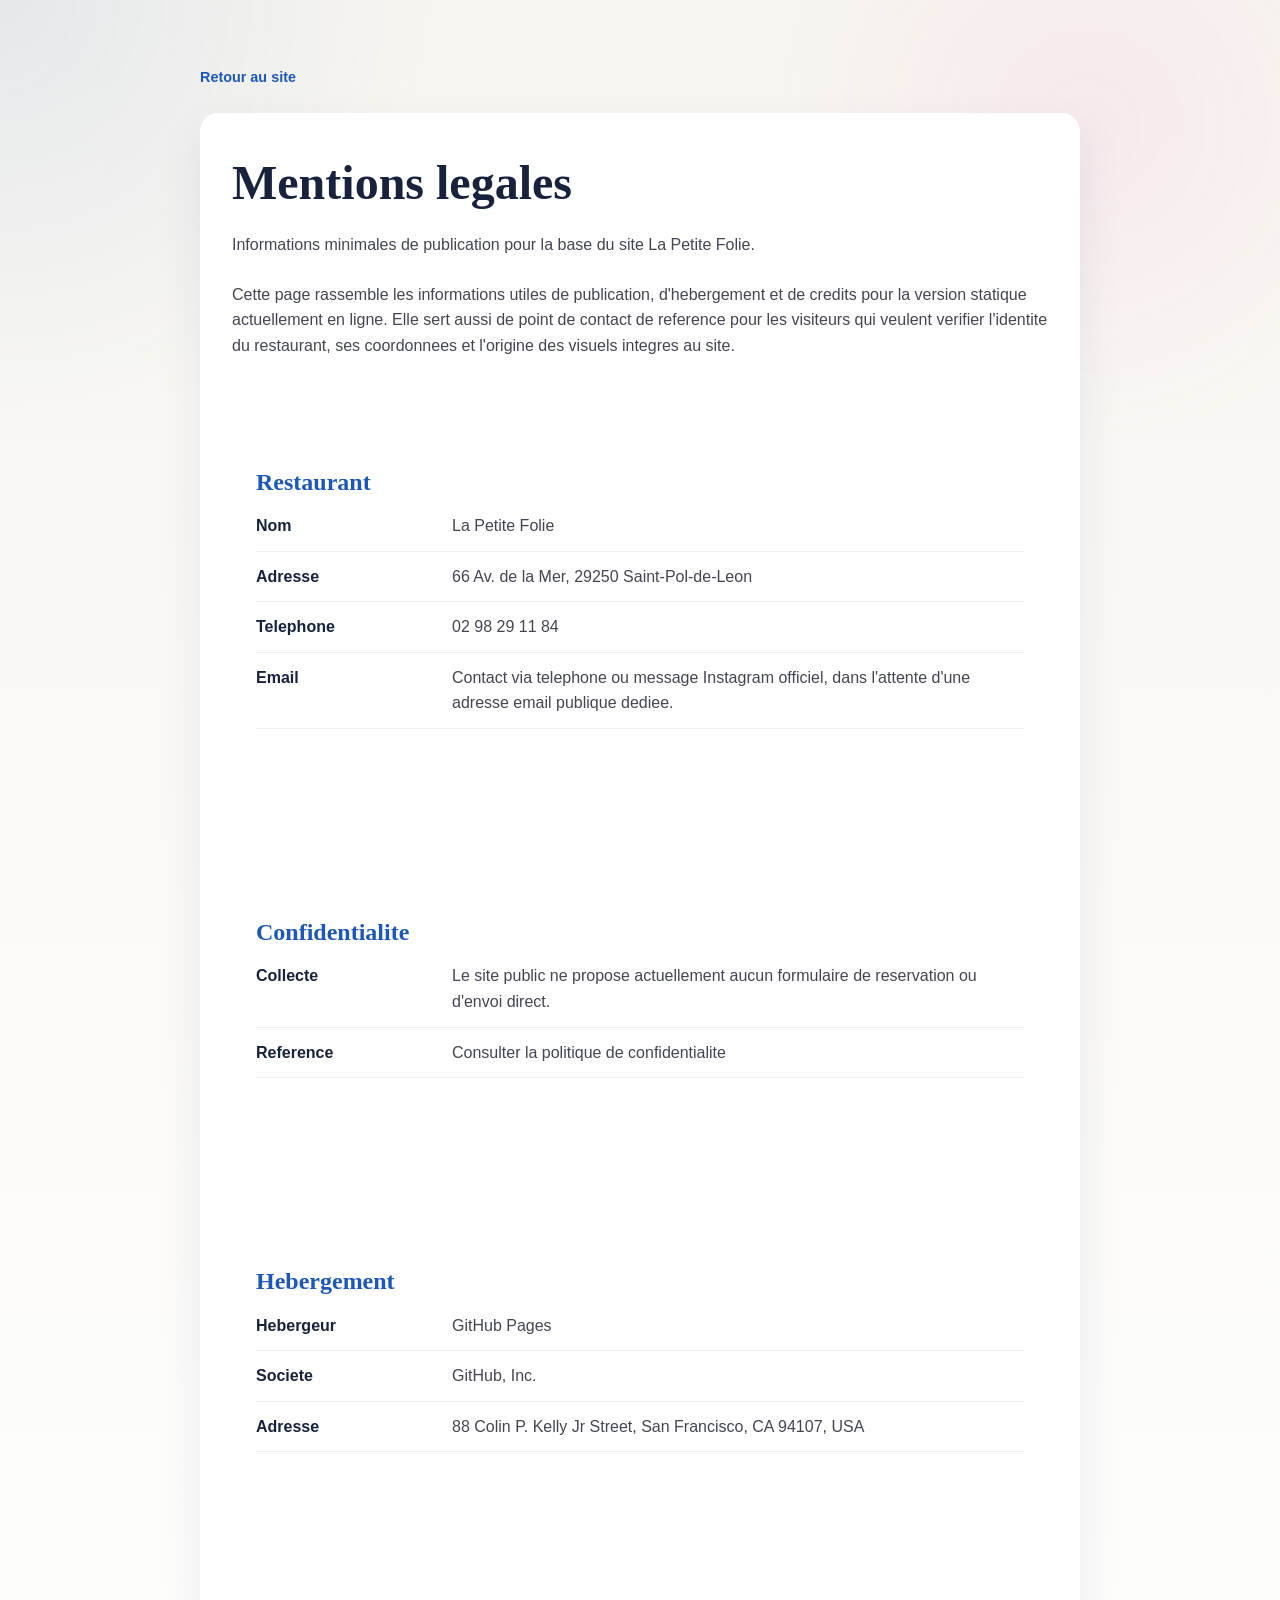
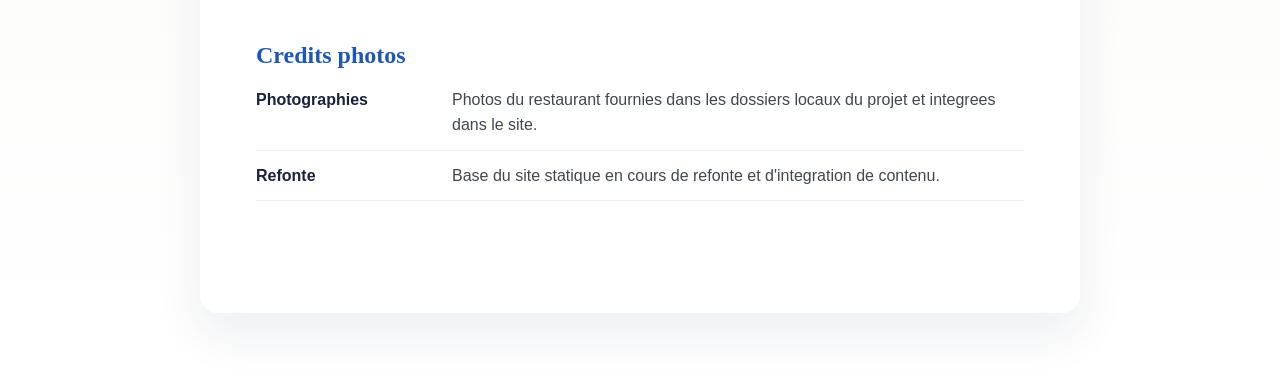
<file: mentions-legales.html>
<!DOCTYPE html>
<html lang="fr">
<head>
  <meta charset="UTF-8">
  <meta name="viewport" content="width=device-width, initial-scale=1.0">
  <title>Mentions legales | La Petite Folie</title>
  <meta name="robots" content="index, follow">
  <meta name="theme-color" content="#122548">
  <meta name="description" content="Mentions legales du site La Petite Folie.">
  <link rel="canonical" href="https://lapetitfolie.github.io/restaurant/mentions-legales.html">
  <meta property="og:title" content="Mentions legales | La Petite Folie">
  <meta property="og:description" content="Informations legales, coordonnees et credits photos du site La Petite Folie.">
  <meta property="og:site_name" content="La Petite Folie">
  <meta property="og:locale" content="fr_FR">
  <meta property="og:type" content="website">
  <meta property="og:url" content="https://lapetitfolie.github.io/restaurant/mentions-legales.html">
  <meta property="og:image" content="https://lapetitfolie.github.io/restaurant/assets/images/terrasse-jour.jpg">
  <meta property="og:image:alt" content="Terrasse de La Petite Folie baignee de lumiere">
  <meta name="twitter:card" content="summary_large_image">
  <meta name="twitter:title" content="Mentions legales | La Petite Folie">
  <meta name="twitter:description" content="Informations legales, coordonnees et credits photos du site La Petite Folie.">
  <meta name="twitter:image" content="https://lapetitfolie.github.io/restaurant/assets/images/terrasse-jour.jpg">
  <meta name="twitter:image:alt" content="Terrasse de La Petite Folie baignee de lumiere">
  <link rel="icon" type="image/svg+xml" href="favicon.svg">
  <link rel="apple-touch-icon" href="apple-touch-icon.png">
  <link rel="manifest" href="manifest.json">
  <link rel="llms" href="llms.txt">
  <link rel="stylesheet" href="assets/css/styles.css">
  <script type="application/ld+json">
    {
      "@context": "https://schema.org",
      "@type": "WebPage",
      "name": "Mentions legales | La Petite Folie",
      "url": "https://lapetitfolie.github.io/restaurant/mentions-legales.html",
      "description": "Informations legales, coordonnees et credits photos du site La Petite Folie.",
      "isPartOf": {
        "@type": "WebSite",
        "name": "La Petite Folie",
        "url": "https://lapetitfolie.github.io/restaurant/"
      },
      "about": {
        "@type": "Restaurant",
        "name": "La Petite Folie",
        "telephone": "+33 2 98 29 11 84",
        "address": {
          "@type": "PostalAddress",
          "streetAddress": "66 Av. de la Mer",
          "postalCode": "29250",
          "addressLocality": "Saint-Pol-de-Leon",
          "addressCountry": "FR"
        }
      }
    }
  </script>
</head>
<body class="legal-page">
  <main class="legal-main">
    <div class="legal-shell">
      <a href="index.html" class="legal-back">Retour au site</a>

      <section class="legal-card">
        <h1>Mentions legales</h1>
        <p>Informations minimales de publication pour la base du site La Petite Folie.</p>
        <p>
          Cette page rassemble les informations utiles de publication, d'hebergement et de credits pour la version
          statique actuellement en ligne. Elle sert aussi de point de contact de reference pour les visiteurs qui
          veulent verifier l'identite du restaurant, ses coordonnees et l'origine des visuels integres au site.
        </p>

        <section class="legal-block">
          <h2>Restaurant</h2>
          <dl class="legal-list">
            <div>
              <dt>Nom</dt>
              <dd>La Petite Folie</dd>
            </div>
            <div>
              <dt>Adresse</dt>
              <dd>66 Av. de la Mer, 29250 Saint-Pol-de-Leon</dd>
            </div>
            <div>
              <dt>Telephone</dt>
              <dd>02 98 29 11 84</dd>
            </div>
            <div>
              <dt>Email</dt>
              <dd>Contact via telephone ou message Instagram officiel, dans l'attente d'une adresse email publique dediee.</dd>
            </div>
          </dl>
        </section>

        <section class="legal-block">
          <h2>Confidentialite</h2>
          <dl class="legal-list">
            <div>
              <dt>Collecte</dt>
              <dd>Le site public ne propose actuellement aucun formulaire de reservation ou d'envoi direct.</dd>
            </div>
            <div>
              <dt>Reference</dt>
              <dd><a href="politique-confidentialite.html">Consulter la politique de confidentialite</a></dd>
            </div>
          </dl>
        </section>

        <section class="legal-block">
          <h2>Hebergement</h2>
          <dl class="legal-list">
            <div>
              <dt>Hebergeur</dt>
              <dd>GitHub Pages</dd>
            </div>
            <div>
              <dt>Societe</dt>
              <dd>GitHub, Inc.</dd>
            </div>
            <div>
              <dt>Adresse</dt>
              <dd>88 Colin P. Kelly Jr Street, San Francisco, CA 94107, USA</dd>
            </div>
          </dl>
        </section>

        <section class="legal-block">
          <h2>Credits photos</h2>
          <dl class="legal-list">
            <div>
              <dt>Photographies</dt>
              <dd>Photos du restaurant fournies dans les dossiers locaux du projet et integrees dans le site.</dd>
            </div>
            <div>
              <dt>Refonte</dt>
              <dd>Base du site statique en cours de refonte et d'integration de contenu.</dd>
            </div>
          </dl>
        </section>
      </section>
    </div>
  </main>
</body>
</html>
</file>
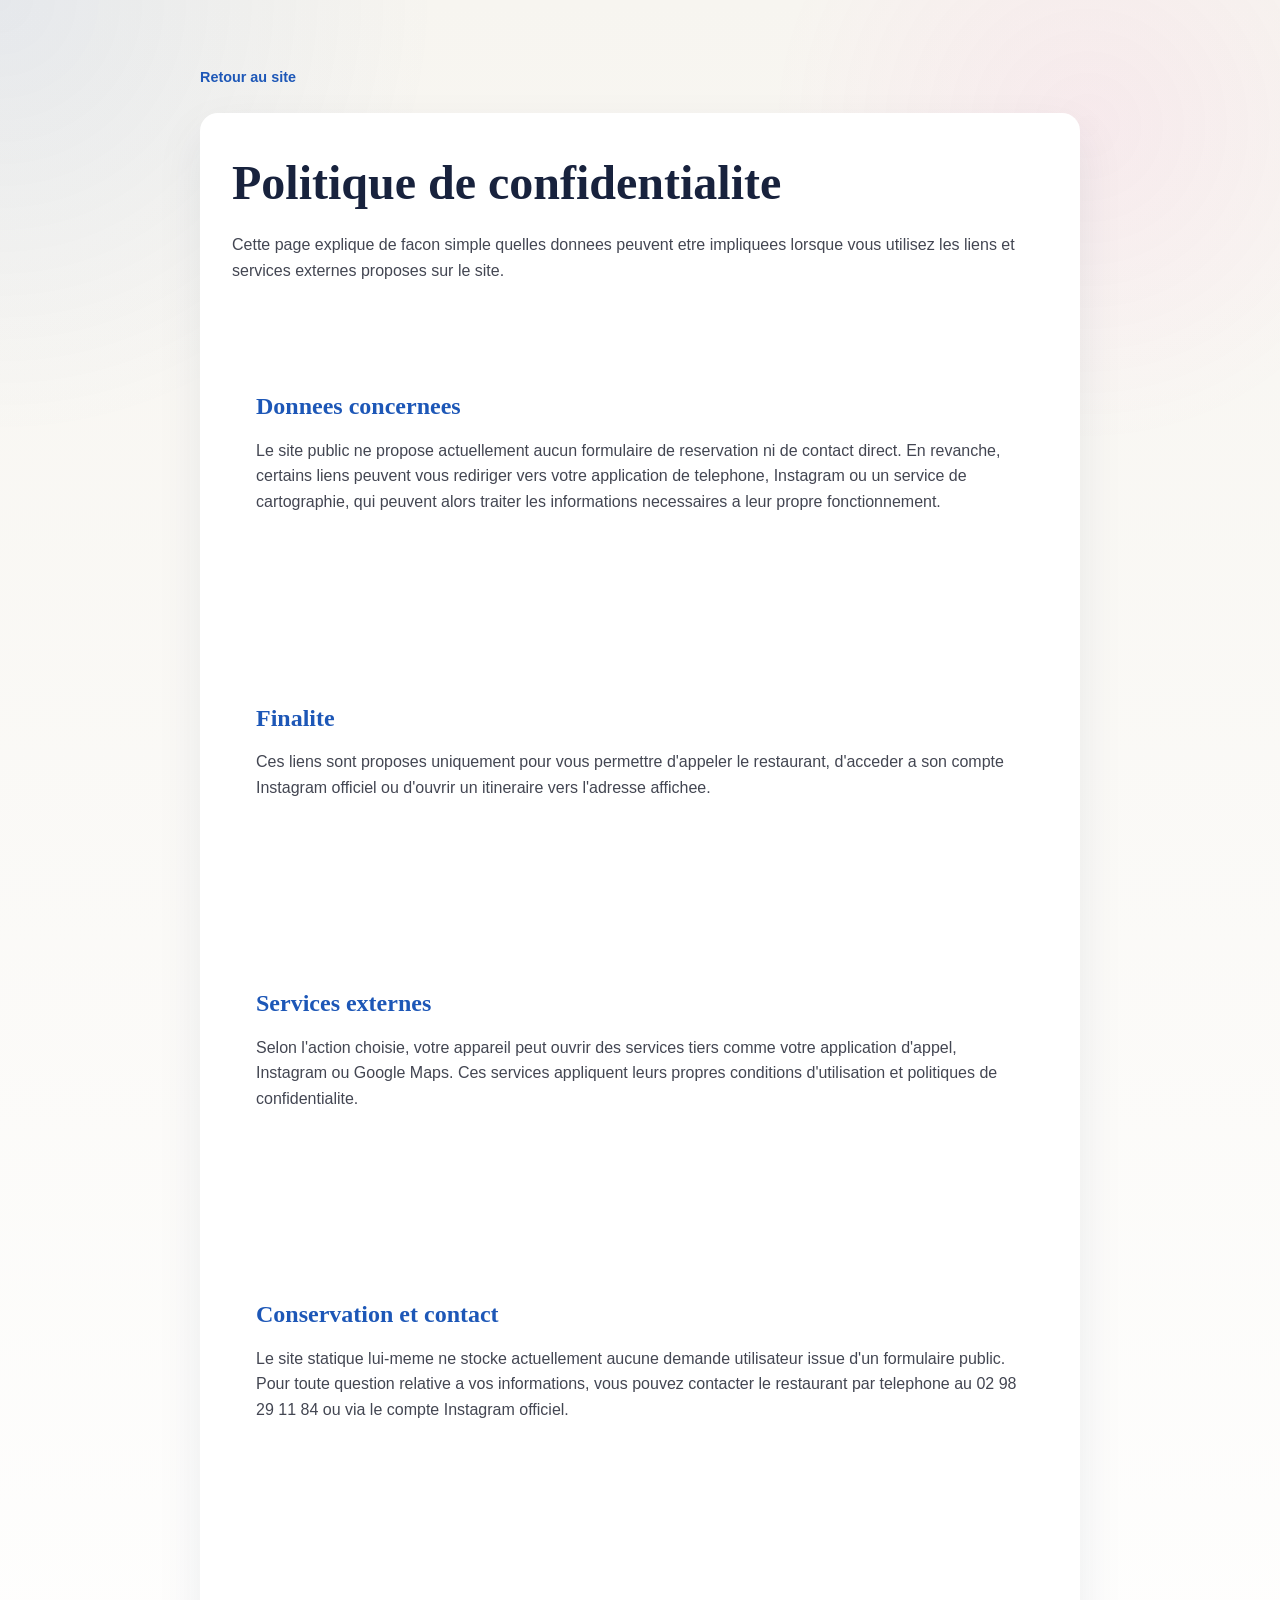
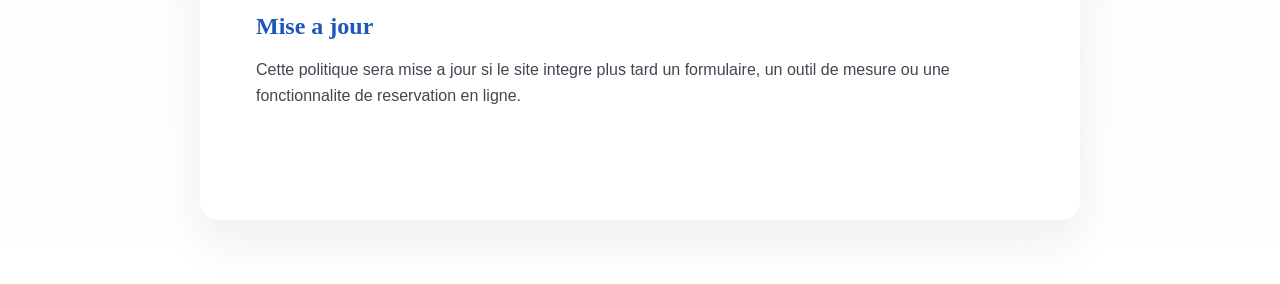
<file: politique-confidentialite.html>
<!DOCTYPE html>
<html lang="fr">
<head>
  <meta charset="UTF-8">
  <meta name="viewport" content="width=device-width, initial-scale=1.0">
  <title>Politique de confidentialite | La Petite Folie</title>
  <meta name="robots" content="index, follow">
  <meta name="theme-color" content="#122548">
  <meta
    name="description"
    content="Politique de confidentialite de La Petite Folie pour les liens d'appel, d'itineraire et les prises de contact externes."
  >
  <link rel="canonical" href="https://lapetitfolie.github.io/restaurant/politique-confidentialite.html">
  <meta property="og:title" content="Politique de confidentialite | La Petite Folie">
  <meta
    property="og:description"
    content="Informations sur les donnees eventuellement transmises via les liens d'appel, d'itineraire et les services externes."
  >
  <meta property="og:site_name" content="La Petite Folie">
  <meta property="og:locale" content="fr_FR">
  <meta property="og:type" content="website">
  <meta property="og:url" content="https://lapetitfolie.github.io/restaurant/politique-confidentialite.html">
  <meta property="og:image" content="https://lapetitfolie.github.io/restaurant/assets/images/terrasse-jour.jpg">
  <meta property="og:image:alt" content="Terrasse de La Petite Folie baignee de lumiere">
  <meta name="twitter:card" content="summary_large_image">
  <meta name="twitter:title" content="Politique de confidentialite | La Petite Folie">
  <meta
    name="twitter:description"
    content="Informations sur les donnees eventuellement transmises via les liens d'appel, d'itineraire et les services externes."
  >
  <meta name="twitter:image" content="https://lapetitfolie.github.io/restaurant/assets/images/terrasse-jour.jpg">
  <meta name="twitter:image:alt" content="Terrasse de La Petite Folie baignee de lumiere">
  <link rel="icon" type="image/svg+xml" href="favicon.svg">
  <link rel="apple-touch-icon" href="apple-touch-icon.png">
  <link rel="manifest" href="manifest.json">
  <link rel="llms" href="llms.txt">
  <link rel="stylesheet" href="assets/css/styles.css">
  <script type="application/ld+json">
    {
      "@context": "https://schema.org",
      "@type": "WebPage",
      "name": "Politique de confidentialite | La Petite Folie",
      "url": "https://lapetitfolie.github.io/restaurant/politique-confidentialite.html",
      "description": "Informations sur les donnees eventuellement transmises via les liens d'appel, d'itineraire et les services externes.",
      "isPartOf": {
        "@type": "WebSite",
        "name": "La Petite Folie",
        "url": "https://lapetitfolie.github.io/restaurant/"
      }
    }
  </script>
</head>
<body class="legal-page">
  <main class="legal-main">
    <div class="legal-shell">
      <a href="index.html" class="legal-back">Retour au site</a>

      <section class="legal-card">
        <h1>Politique de confidentialite</h1>
        <p>Cette page explique de facon simple quelles donnees peuvent etre impliquees lorsque vous utilisez les liens et services externes proposes sur le site.</p>

        <section class="legal-block">
          <h2>Donnees concernees</h2>
          <p>
            Le site public ne propose actuellement aucun formulaire de reservation ni de contact direct. En revanche,
            certains liens peuvent vous rediriger vers votre application de telephone, Instagram ou un service de cartographie,
            qui peuvent alors traiter les informations necessaires a leur propre fonctionnement.
          </p>
        </section>

        <section class="legal-block">
          <h2>Finalite</h2>
          <p>
            Ces liens sont proposes uniquement pour vous permettre d'appeler le restaurant, d'acceder a son compte Instagram
            officiel ou d'ouvrir un itineraire vers l'adresse affichee.
          </p>
        </section>

        <section class="legal-block">
          <h2>Services externes</h2>
          <p>
            Selon l'action choisie, votre appareil peut ouvrir des services tiers comme votre application d'appel, Instagram
            ou Google Maps. Ces services appliquent leurs propres conditions d'utilisation et politiques de confidentialite.
          </p>
        </section>

        <section class="legal-block">
          <h2>Conservation et contact</h2>
          <p>
            Le site statique lui-meme ne stocke actuellement aucune demande utilisateur issue d'un formulaire public.
            Pour toute question relative a vos informations, vous pouvez contacter le restaurant par telephone au
            <a href="tel:0298291184">02 98 29 11 84</a> ou via le compte Instagram officiel.
          </p>
        </section>

        <section class="legal-block">
          <h2>Mise a jour</h2>
          <p>
            Cette politique sera mise a jour si le site integre plus tard un formulaire, un outil de mesure ou une fonctionnalite
            de reservation en ligne.
          </p>
        </section>
      </section>
    </div>
  </main>
</body>
</html>
</file>
<file: assets/css/styles.css>
:root {
  --bleu-baie: #1d57b7;
  --bleu-profond: #122548;
  --blanc-ecume: #f7f5f0;
  --granit: #434652;
  --ardoise: #18223d;
  --rose-signature: #ef2eab;
  --rose-hover: #ff57bf;
  --or-chaud: #d9a45d;
  --sable: #ebe1d4;
  --bois: #8b725d;
  --font-display: "Playfair Display", Georgia, serif;
  --font-body: "DM Sans", -apple-system, BlinkMacSystemFont, "Segoe UI", sans-serif;
}

*,
*::before,
*::after {
  margin: 0;
  padding: 0;
  box-sizing: border-box;
}

html {
  scroll-behavior: smooth;
  scroll-padding-top: 88px;
}

body {
  font-family: var(--font-body);
  color: var(--granit);
  background: var(--blanc-ecume);
  line-height: 1.6;
  overflow-x: hidden;
  -webkit-font-smoothing: antialiased;
}

body::before {
  content: "";
  position: fixed;
  inset: 0;
  pointer-events: none;
  z-index: -1;
  background:
    radial-gradient(circle at top left, rgba(29, 87, 183, 0.08), transparent 28%),
    radial-gradient(circle at 85% 14%, rgba(239, 46, 171, 0.06), transparent 24%);
}

body.nav-open {
  overflow: hidden;
}

img {
  max-width: 100%;
  height: auto;
  display: block;
}

a {
  text-decoration: none;
  color: inherit;
}

.skip-link {
  position: absolute;
  left: 1rem;
  top: -3rem;
  z-index: 1000;
  background: var(--blanc-ecume);
  color: var(--ardoise);
  padding: 0.7rem 1rem;
  border-radius: 6px;
  box-shadow: 0 10px 24px rgba(0, 0, 0, 0.15);
  transition: top 0.2s ease;
}

.skip-link:focus {
  top: 1rem;
}

button {
  font: inherit;
}

.reveal {
  opacity: 0;
  transform: translateY(36px);
  transition: opacity 0.55s cubic-bezier(0.25, 0.1, 0.25, 1), transform 0.55s cubic-bezier(0.25, 0.1, 0.25, 1);
}

.reveal.visible {
  opacity: 1;
  transform: translateY(0);
}

.section-offset-md {
  margin-top: 2rem;
}

.section-offset-lg {
  margin-top: 3rem;
}

.reveal-delay-1 {
  transition-delay: 0.14s;
}

.reveal-delay-2 {
  transition-delay: 0.28s;
}

.reveal-delay-3 {
  transition-delay: 0.42s;
}

header {
  position: fixed;
  top: 0;
  left: 0;
  right: 0;
  z-index: 100;
  padding: 1rem 2rem;
  display: flex;
  align-items: center;
  justify-content: space-between;
  transition: background 0.4s, box-shadow 0.4s, padding 0.4s;
}

header.scrolled {
  background: rgba(247, 245, 240, 0.97);
  box-shadow: 0 2px 20px rgba(0, 0, 0, 0.08);
  padding: 0.7rem 2rem;
  -webkit-backdrop-filter: blur(10px);
  backdrop-filter: blur(10px);
}

.logo {
  display: inline-flex;
  align-items: center;
  gap: 0.9rem;
  color: #fff;
  transition: color 0.4s, transform 0.3s;
}

.logo:hover {
  transform: translateY(-1px);
}

.logo img {
  width: 64px;
  height: 64px;
  border-radius: 50%;
  background: #fff;
  box-shadow: 0 8px 24px rgba(0, 0, 0, 0.18);
}

.logo picture {
  display: block;
}

.logo-text {
  display: flex;
  flex-direction: column;
  gap: 0.1rem;
}

.logo-text strong {
  font-family: var(--font-display);
  font-size: 1.15rem;
  font-weight: 700;
  line-height: 1;
}

.logo-text em {
  font-size: 0.7rem;
  font-style: normal;
  letter-spacing: 0.28em;
  text-transform: uppercase;
  opacity: 0.88;
}

header.scrolled .logo {
  color: var(--ardoise);
}

nav {
  display: flex;
  gap: 2rem;
  align-items: center;
}

nav a {
  position: relative;
  font-size: 0.84rem;
  font-weight: 600;
  letter-spacing: 0.08em;
  text-transform: uppercase;
  color: rgba(255, 255, 255, 0.9);
  transition: color 0.3s;
}

nav a::after {
  content: "";
  position: absolute;
  left: 0;
  bottom: -4px;
  width: 0;
  height: 1.5px;
  background: var(--rose-signature);
  transition: width 0.3s;
}

nav a:hover::after {
  width: 100%;
}

header.scrolled nav a {
  color: var(--ardoise);
}

header nav .btn-reserve-nav {
  background: var(--rose-signature);
  color: #fff;
  padding: 0.58rem 1.2rem;
  border-radius: 4px;
  font-size: 0.78rem;
  font-weight: 700;
  transition: background 0.3s, transform 0.3s;
}

.btn-reserve-nav:hover {
  background: var(--rose-hover);
  transform: translateY(-1px);
}

.btn-reserve-nav::after {
  display: none;
}

.hamburger {
  display: none;
  flex-direction: column;
  gap: 5px;
  cursor: pointer;
  z-index: 110;
  background: none;
  border: none;
  padding: 4px;
}

.hamburger span {
  width: 24px;
  height: 2px;
  background: #fff;
  transition: all 0.3s;
}

header.scrolled .hamburger span {
  background: var(--granit);
}

.hamburger.active span:nth-child(1) {
  transform: rotate(45deg) translate(5px, 5px);
}

.hamburger.active span:nth-child(2) {
  opacity: 0;
}

.hamburger.active span:nth-child(3) {
  transform: rotate(-45deg) translate(5px, -5px);
}

.mobile-nav {
  display: none;
  position: fixed;
  top: 0;
  right: -100%;
  width: 80%;
  max-width: 360px;
  height: 100vh;
  background: var(--blanc-ecume);
  z-index: 105;
  flex-direction: column;
  padding: 5rem 2rem 2rem;
  gap: 1.4rem;
  transition: right 0.4s cubic-bezier(0.25, 0.1, 0.25, 1);
  box-shadow: -10px 0 40px rgba(0, 0, 0, 0.15);
  border-left: 1px solid rgba(18, 37, 72, 0.08);
}

.mobile-nav.open {
  right: 0;
}

.mobile-nav a {
  font-size: 1.06rem;
  font-weight: 500;
  color: var(--granit);
  padding: 0.5rem 0;
  border-bottom: 1px solid rgba(0, 0, 0, 0.06);
}

.mobile-nav a:focus-visible {
  outline: 3px solid rgba(239, 46, 171, 0.28);
  outline-offset: 6px;
  border-radius: 8px;
}

.mobile-cta {
  margin-top: 1rem;
  text-align: center;
}

.mobile-overlay {
  position: fixed;
  inset: 0;
  background: rgba(0, 0, 0, 0.4);
  -webkit-backdrop-filter: blur(4px);
  backdrop-filter: blur(4px);
  z-index: 102;
  opacity: 0;
  visibility: hidden;
  pointer-events: none;
  transition: opacity 0.4s, visibility 0.4s;
}

.mobile-overlay.open {
  opacity: 1;
  visibility: visible;
  pointer-events: auto;
}

.hero {
  position: relative;
  height: 100vh;
  min-height: 620px;
  display: flex;
  align-items: center;
  justify-content: center;
  text-align: center;
  color: #fff;
  overflow: hidden;
}

.hero::before,
.hero::after {
  content: "";
  position: absolute;
  border-radius: 999px;
  pointer-events: none;
  filter: blur(0);
  opacity: 0.7;
}

.hero::before {
  width: 420px;
  height: 420px;
  top: 12%;
  left: -120px;
  background: radial-gradient(circle, rgba(239, 46, 171, 0.16), transparent 68%);
}

.hero::after {
  width: 500px;
  height: 500px;
  right: -150px;
  bottom: -130px;
  background: radial-gradient(circle, rgba(29, 87, 183, 0.22), transparent 70%);
}

.hero-bg {
  position: absolute;
  inset: 0;
  background-color: var(--bleu-baie);
  transform: scale(1.05);
  transition: transform 0.3s;
  will-change: transform;
}

.hero-bg img {
  width: 100%;
  height: 100%;
  object-fit: cover;
}

.hero-bg picture,
.resto-img picture,
.experience-photo picture,
.kitchen-visual picture,
.galerie-item picture {
  display: block;
  width: 100%;
  height: 100%;
}

.contact-doc-card picture {
  display: block;
  width: 100%;
}

.hero-overlay {
  position: absolute;
  inset: 0;
  background:
    linear-gradient(180deg, rgba(19, 37, 72, 0.42) 0%, rgba(10, 18, 38, 0.74) 100%),
    linear-gradient(120deg, rgba(239, 46, 171, 0.08) 0%, transparent 42%);
}

.hero-content {
  position: relative;
  z-index: 2;
  max-width: 760px;
  padding: 0 1.5rem 2.5rem;
}

.hero-kicker {
  margin-bottom: 1rem;
  font-size: 0.82rem;
  font-weight: 700;
  letter-spacing: 0.18em;
  text-transform: uppercase;
  color: rgba(255, 255, 255, 0.84);
}

.hero-content h1 {
  font-family: var(--font-display);
  font-size: clamp(2.7rem, 5.8vw, 4.5rem);
  font-weight: 700;
  line-height: 1.02;
  margin-bottom: 1rem;
  text-shadow: 0 2px 20px rgba(0, 0, 0, 0.3);
}

.hero-sub {
  max-width: 620px;
  margin: 0 auto 2.2rem;
  font-size: clamp(1rem, 2vw, 1.08rem);
  font-weight: 500;
  line-height: 1.65;
  color: rgba(255, 255, 255, 0.88);
}

.hero-buttons {
  display: flex;
  gap: 1rem;
  justify-content: center;
  flex-wrap: wrap;
}

.hero-highlights {
  display: flex;
  justify-content: center;
  flex-wrap: wrap;
  gap: 0.75rem;
  margin-top: 1.1rem;
}

.hero-highlights span {
  padding: 0.56rem 0.92rem;
  border-radius: 999px;
  background: rgba(255, 255, 255, 0.12);
  border: 1px solid rgba(255, 255, 255, 0.18);
  color: rgba(255, 255, 255, 0.9);
  font-size: 0.74rem;
  font-weight: 700;
  letter-spacing: 0.08em;
  text-transform: uppercase;
}

.btn-primary,
.btn-secondary {
  display: inline-flex;
  align-items: center;
  justify-content: center;
  padding: 0.88rem 2rem;
  border-radius: 4px;
  font-size: 0.9rem;
  font-weight: 700;
  letter-spacing: 0.04em;
  text-transform: uppercase;
  transition: background 0.3s, transform 0.3s, border-color 0.3s, box-shadow 0.3s;
}

.btn-primary {
  background: var(--rose-signature);
  color: #fff;
  box-shadow: 0 14px 26px rgba(239, 46, 171, 0.22);
}

.btn-primary:hover {
  background: var(--rose-hover);
  transform: translateY(-2px);
  box-shadow: 0 18px 30px rgba(239, 46, 171, 0.28);
}

.btn-secondary {
  color: #fff;
  border: 1.5px solid rgba(255, 255, 255, 0.7);
}

.btn-secondary:hover {
  background: rgba(255, 255, 255, 0.14);
  border-color: #fff;
}

.btn-primary:focus-visible,
.btn-secondary:focus-visible,
.btn-reserve-nav:focus-visible,
button:focus-visible,
input:focus-visible,
select:focus-visible,
textarea:focus-visible {
  outline: 3px solid rgba(255, 255, 255, 0.26);
  outline-offset: 3px;
}

.scroll-indicator {
  position: absolute;
  bottom: 2rem;
  left: 50%;
  transform: translateX(-50%);
  z-index: 2;
  animation: bounce 2s infinite;
}

.scroll-indicator svg {
  width: 28px;
  height: 28px;
  stroke: rgba(255, 255, 255, 0.7);
  fill: none;
  stroke-width: 2;
}

@keyframes bounce {
  0%, 20%, 50%, 80%, 100% {
    transform: translateX(-50%) translateY(0);
  }
  40% {
    transform: translateX(-50%) translateY(-8px);
  }
  60% {
    transform: translateX(-50%) translateY(-4px);
  }
}

section {
  padding: 5rem 1.5rem;
}

.section-inner {
  max-width: 1120px;
  margin: 0 auto;
}

.mobile-accordion {
  display: block;
  margin: 0;
}

.mobile-accordion-summary {
  display: none;
}

.mobile-accordion-panel {
  display: block;
}

.mobile-accordion-panel-inner {
  display: block;
}

.mobile-accordion-summary::-webkit-details-marker {
  display: none;
}

.mobile-accordion-summary::marker {
  display: none;
}

#restaurant,
.experience-section,
#carte,
.kitchen-section,
#galerie,
#contact {
  content-visibility: auto;
  contain-intrinsic-size: 900px;
}

.section-title {
  font-family: var(--font-display);
  font-size: clamp(2rem, 4vw, 2.9rem);
  font-weight: 700;
  color: var(--bleu-baie);
  text-align: center;
  margin-bottom: 0.5rem;
}

.section-subtitle {
  text-align: center;
  color: var(--granit);
  opacity: 0.8;
  font-size: 1rem;
  max-width: 720px;
  margin: 0 auto;
}

.section-tag {
  display: inline-block;
  margin-bottom: 0.85rem;
  color: var(--rose-signature);
  font-size: 0.76rem;
  font-weight: 800;
  letter-spacing: 0.16em;
  text-transform: uppercase;
}

.editorial-title {
  font-family: var(--font-display);
  font-size: clamp(2rem, 4vw, 3.4rem);
  line-height: 1.05;
  color: var(--ardoise);
  margin-bottom: 1rem;
  max-width: 10ch;
}

.wave-divider {
  display: block;
  width: 64px;
  height: 3px;
  background: var(--rose-signature);
  margin: 1rem auto 0;
  border-radius: 2px;
}

#restaurant {
  background: var(--blanc-ecume);
}

.resto-grid {
  display: grid;
  grid-template-columns: 1fr 1fr;
  gap: 3rem;
  align-items: center;
}

.resto-grid.reverse {
  direction: rtl;
}

.resto-grid.reverse > * {
  direction: ltr;
}

.resto-img {
  border-radius: 18px;
  overflow: hidden;
  aspect-ratio: 4 / 3;
  background: linear-gradient(135deg, var(--bleu-baie), var(--sable));
  box-shadow: 0 24px 48px rgba(18, 37, 72, 0.1);
}

.resto-img img {
  width: 100%;
  height: 100%;
  object-fit: cover;
  transition: transform 0.6s cubic-bezier(0.25, 0.1, 0.25, 1);
}

.resto-img:hover img {
  transform: scale(1.04);
}

.resto-text h3 {
  font-family: var(--font-display);
  font-size: 1.8rem;
  color: var(--bleu-baie);
  margin-bottom: 0.85rem;
}

.resto-text p {
  color: var(--granit);
  line-height: 1.8;
  font-size: 1rem;
}

.value-pitch-card {
  margin-top: 1.5rem;
  padding: 1.4rem 1.35rem;
  border-radius: 18px;
  background:
    linear-gradient(135deg, rgba(255, 255, 255, 0.92), rgba(247, 245, 240, 0.96)),
    linear-gradient(135deg, rgba(29, 87, 183, 0.08), rgba(239, 46, 171, 0.06));
  border: 1px solid rgba(18, 37, 72, 0.08);
  box-shadow: 0 18px 36px rgba(18, 37, 72, 0.08);
}

.value-pitch-badge {
  display: inline-flex;
  align-items: center;
  padding: 0.72rem 1rem;
  border-radius: 999px;
  background: linear-gradient(135deg, var(--bleu-baie), #2a72df);
  color: #fff;
  box-shadow: 0 12px 24px rgba(29, 87, 183, 0.2);
  font-size: 0.78rem;
  font-weight: 800;
  letter-spacing: 0.05em;
  text-transform: uppercase;
}

.resto-text .value-pitch-claim {
  margin-top: 1rem;
  color: var(--ardoise);
  font-family: var(--font-display);
  font-size: clamp(1.2rem, 2vw, 1.65rem);
  line-height: 1.28;
}

.resto-text .value-pitch-proof {
  margin-top: 0.75rem;
  color: var(--bleu-baie);
  font-size: 0.88rem;
  font-weight: 700;
  letter-spacing: 0.06em;
  text-transform: uppercase;
}

.experience-section {
  padding-top: 1rem;
  background:
    radial-gradient(circle at top left, rgba(29, 87, 183, 0.08), transparent 34%),
    linear-gradient(180deg, var(--blanc-ecume) 0%, #fff 100%);
}

.experience-layout {
  display: grid;
  grid-template-columns: minmax(0, 0.92fr) minmax(0, 1.08fr);
  gap: 3rem;
  align-items: center;
}

.experience-copy p {
  color: var(--granit);
  font-size: 1rem;
  line-height: 1.8;
  max-width: 58ch;
}

.experience-points {
  display: flex;
  flex-wrap: wrap;
  gap: 0.75rem;
  margin-top: 1.4rem;
}

.experience-points span {
  padding: 0.68rem 0.9rem;
  border-radius: 999px;
  background: rgba(29, 87, 183, 0.08);
  color: var(--bleu-baie);
  font-size: 0.8rem;
  font-weight: 700;
  letter-spacing: 0.05em;
  text-transform: uppercase;
}

.experience-note {
  margin-top: 1.5rem;
  padding: 1.15rem 1.2rem;
  border-left: 4px solid var(--rose-signature);
  background: #fff;
  border-radius: 0 12px 12px 0;
  box-shadow: 0 16px 34px rgba(18, 37, 72, 0.08);
}

.experience-note strong {
  display: block;
  margin-bottom: 0.35rem;
  color: var(--ardoise);
  font-size: 0.92rem;
  text-transform: uppercase;
  letter-spacing: 0.08em;
}

.experience-note p {
  font-size: 0.94rem;
}

.experience-collage {
  display: grid;
  grid-template-columns: 1.05fr 0.95fr;
  gap: 1rem;
}

.experience-photo {
  position: relative;
  overflow: hidden;
  border-radius: 18px;
  min-height: 250px;
  background: linear-gradient(135deg, rgba(18, 37, 72, 0.14), rgba(29, 87, 183, 0.1));
  box-shadow: 0 24px 48px rgba(18, 37, 72, 0.12);
}

.experience-photo.tall {
  grid-row: span 2;
}

.experience-photo img {
  width: 100%;
  height: 100%;
  object-fit: cover;
  transition: transform 0.7s cubic-bezier(0.25, 0.1, 0.25, 1);
}

.experience-photo:hover img {
  transform: scale(1.04);
}

.experience-photo figcaption {
  position: absolute;
  left: 1rem;
  bottom: 1rem;
  padding: 0.48rem 0.72rem;
  border-radius: 999px;
  background: rgba(12, 19, 39, 0.7);
  color: #fff;
  font-size: 0.76rem;
  font-weight: 700;
  letter-spacing: 0.06em;
  text-transform: uppercase;
}

#carte {
  background: linear-gradient(135deg, var(--ardoise), #0d1730);
  color: #fff;
}

#carte .section-title {
  color: #fff;
}

#carte .section-subtitle {
  color: var(--blanc-ecume);
}

#carte .wave-divider {
  background: var(--or-chaud);
}

.menu-highlight {
  background: rgba(239, 46, 171, 0.14);
  border: 1px solid rgba(239, 46, 171, 0.28);
  border-radius: 18px;
  padding: 1.5rem;
  margin-bottom: 2rem;
  text-align: center;
  box-shadow: 0 18px 40px rgba(0, 0, 0, 0.15);
}

.menu-highlight h4 {
  font-family: var(--font-display);
  color: #fff;
  font-size: 1.4rem;
  margin-bottom: 0.35rem;
}

.formula-grid {
  display: grid;
  grid-template-columns: repeat(2, minmax(0, 1fr));
  gap: 1rem;
  margin-top: 1rem;
  position: relative;
}

.formula-card {
  position: relative;
  padding: 0.35rem 1.2rem 0.35rem 0;
  background: transparent;
  border: 0;
  backdrop-filter: none;
}

.formula-grid::before {
  content: "";
  position: absolute;
  top: 0.3rem;
  bottom: 0.3rem;
  left: 50%;
  width: 1px;
  background: linear-gradient(180deg, rgba(255, 255, 255, 0.05), rgba(255, 255, 255, 0.3), rgba(255, 255, 255, 0.05));
  transform: translateX(-50%);
}

.formula-card:last-child {
  padding: 0.35rem 0 0.35rem 1.2rem;
}

.formula-price-badge {
  position: absolute;
  top: -0.1rem;
  right: 0;
  display: inline-flex;
  align-items: center;
  justify-content: center;
  min-width: 78px;
  padding: 0.38rem 0.75rem;
  border-radius: 999px;
  background: rgba(239, 46, 171, 0.16);
  border: 1px solid rgba(239, 46, 171, 0.34);
  color: #fff;
  font-size: 0.76rem;
  font-weight: 800;
  letter-spacing: 0.08em;
  text-transform: uppercase;
}

.formula-card strong {
  display: block;
  color: #fff;
  font-size: 1.35rem;
  line-height: 1.1;
  margin-bottom: 0.45rem;
  font-family: var(--font-display);
}

.formula-card p {
  color: rgba(255, 255, 255, 0.9);
  font-size: 0.98rem;
  font-weight: 500;
  max-width: 24rem;
}

.formula-label {
  display: inline-block;
  margin-bottom: 0.65rem;
  color: rgba(255, 255, 255, 0.76);
  font-size: 0.72rem;
  font-weight: 700;
  letter-spacing: 0.12em;
  text-transform: uppercase;
}

.menu-highlight p {
  color: var(--blanc-ecume);
  font-size: 0.95rem;
}

.menu-highlight .highlight-note {
  margin-top: 1.6rem;
  padding-top: 1rem;
  border-top: 1px solid rgba(255, 255, 255, 0.12);
  color: rgba(255, 255, 255, 0.78);
  font-size: 0.9rem;
  letter-spacing: 0.01em;
}

.menu-layout {
  display: grid;
  grid-template-columns: 1fr 1fr;
  gap: 2rem;
}

.menu-tabs-shell {
  margin-top: 2.25rem;
}

.menu-express-banner {
  display: grid;
  gap: 0.5rem;
  max-width: 760px;
  margin: 0 auto 1.25rem;
  padding: 1rem 1.15rem;
  border-radius: 16px;
  background: rgba(255, 255, 255, 0.08);
  border: 1px solid rgba(255, 255, 255, 0.12);
  text-align: center;
}

.menu-express-label {
  color: var(--or-chaud);
  font-size: 0.76rem;
  font-weight: 800;
  letter-spacing: 0.18em;
  text-transform: uppercase;
}

.menu-express-banner p {
  color: rgba(255, 255, 255, 0.88);
  font-size: 0.96rem;
}

.menu-tabs {
  display: flex;
  justify-content: center;
  gap: 0.9rem;
  flex-wrap: wrap;
  margin-bottom: 1.35rem;
}

.menu-tab {
  min-width: 210px;
  padding: 0.9rem 1.3rem;
  border-radius: 999px;
  border: 1.5px solid rgba(255, 255, 255, 0.22);
  background: transparent;
  color: rgba(255, 255, 255, 0.88);
  cursor: pointer;
  font-size: 0.86rem;
  font-weight: 800;
  letter-spacing: 0.06em;
  text-transform: uppercase;
  transition: background 0.25s ease, color 0.25s ease, border-color 0.25s ease, transform 0.25s ease, box-shadow 0.25s ease;
}

.menu-tab:hover {
  transform: translateY(-1px);
  border-color: rgba(255, 255, 255, 0.38);
}

.menu-tab.is-active {
  background: var(--rose-signature);
  color: #fff;
  border-color: transparent;
  box-shadow: 0 16px 28px rgba(239, 46, 171, 0.24);
}

.menu-panels {
  position: relative;
}

.menu-panel {
  padding: 1.3rem 1.4rem;
  border-radius: 20px;
  background: rgba(255, 255, 255, 0.04);
  border: 1px solid rgba(255, 255, 255, 0.08);
  opacity: 0;
  transform: translateX(18px);
  animation: menuPanelIn 0.35s ease forwards;
}

.menu-panel[hidden] {
  display: none;
}

.menu-panel-subtitle {
  margin-bottom: 1.1rem;
  color: rgba(255, 255, 255, 0.78);
  font-size: 0.96rem;
  text-align: center;
}

@keyframes menuPanelIn {
  from {
    opacity: 0;
    transform: translateX(18px);
  }

  to {
    opacity: 1;
    transform: translateX(0);
  }
}

.menu-category {
  margin-bottom: 1rem;
}

.menu-category-small {
  margin-top: 1.5rem;
}

.menu-category h3 {
  font-family: var(--font-display);
  font-size: 1.45rem;
  color: #fff;
  margin-bottom: 1rem;
  padding-bottom: 0.5rem;
  border-bottom: 1px solid rgba(255, 255, 255, 0.1);
}

.menu-list {
  list-style: none;
}

.menu-item {
  display: flex;
  justify-content: space-between;
  align-items: baseline;
  gap: 1rem;
  padding: 0.75rem 0;
  border-bottom: 1px solid rgba(255, 255, 255, 0.06);
}

.menu-item:last-child {
  border-bottom: none;
}

.menu-item-name {
  font-weight: 600;
  font-size: 0.98rem;
  color: #fff;
}

.menu-item-desc {
  font-size: 0.84rem;
  color: var(--blanc-ecume);
  font-style: italic;
  margin-top: 0.15rem;
}

.menu-item-price {
  font-weight: 700;
  color: #fff;
  white-space: nowrap;
  font-size: 0.95rem;
}

.menu-side-card {
  display: grid;
  grid-template-columns: 0.9fr 0.9fr 1.2fr;
  gap: 1rem;
  margin-top: 2rem;
  align-items: stretch;
}

.signature-section {
  margin-top: 2rem;
}

.signature-heading {
  text-align: center;
  max-width: 760px;
  margin: 0 auto 1.15rem;
}

.signature-heading h3 {
  font-family: var(--font-display);
  font-size: clamp(1.9rem, 4vw, 2.6rem);
  color: #fff;
}

.signature-heading p {
  margin-top: 0.55rem;
  color: rgba(255, 255, 255, 0.76);
}

.signature-quality-list {
  display: flex;
  justify-content: center;
  flex-wrap: wrap;
  gap: 0.8rem;
  margin-bottom: 1.3rem;
}

.signature-quality-list span {
  padding: 0.72rem 0.95rem;
  border-radius: 999px;
  background: rgba(255, 255, 255, 0.08);
  border: 1px solid rgba(255, 255, 255, 0.1);
  color: rgba(255, 255, 255, 0.9);
  font-size: 0.76rem;
  font-weight: 700;
  letter-spacing: 0.05em;
  text-transform: uppercase;
}

.signature-cards {
  display: grid;
  grid-template-columns: repeat(2, minmax(0, 1fr));
  gap: 1.2rem;
}

.signature-card {
  display: flex;
  flex-direction: column;
  gap: 1rem;
  min-height: 100%;
  padding: 1.45rem;
  border-radius: 20px;
  background: linear-gradient(180deg, rgba(255, 255, 255, 0.08), rgba(255, 255, 255, 0.04));
  border: 1px solid rgba(255, 255, 255, 0.1);
  box-shadow: 0 18px 36px rgba(0, 0, 0, 0.16);
}

.signature-card-featured {
  background: linear-gradient(180deg, rgba(255, 255, 255, 0.1), rgba(239, 46, 171, 0.08));
}

.signature-card-top {
  display: flex;
  justify-content: space-between;
  gap: 1rem;
  align-items: start;
}

.signature-label {
  color: rgba(255, 255, 255, 0.68);
  font-size: 0.75rem;
  font-weight: 800;
  letter-spacing: 0.14em;
  text-transform: uppercase;
}

.signature-price-group {
  text-align: right;
}

.signature-price-group strong {
  display: block;
  color: #fff;
  font-size: 1.35rem;
  font-weight: 800;
}

.signature-price-group span {
  color: rgba(255, 255, 255, 0.68);
  font-size: 0.8rem;
}

.signature-card h4 {
  font-family: var(--font-display);
  color: #fff;
  font-size: 1.65rem;
  line-height: 1.15;
}

.signature-copy {
  color: rgba(255, 255, 255, 0.84);
  line-height: 1.8;
}

.signature-rates {
  display: grid;
  gap: 0.85rem;
}

.signature-rates div {
  padding: 0.9rem 1rem;
  border-radius: 14px;
  background: rgba(12, 19, 39, 0.22);
  border: 1px solid rgba(255, 255, 255, 0.08);
}

.signature-rates span {
  display: block;
  color: rgba(255, 255, 255, 0.64);
  font-size: 0.72rem;
  font-weight: 800;
  letter-spacing: 0.12em;
  text-transform: uppercase;
  margin-bottom: 0.25rem;
}

.signature-rates strong {
  color: #fff;
  font-size: 0.96rem;
}

.signature-note {
  color: var(--or-chaud);
  font-size: 0.84rem;
  font-weight: 700;
}

.signature-link {
  width: fit-content;
  padding: 0.82rem 1.05rem;
  border-radius: 999px;
  background: #fff;
  color: var(--bleu-profond);
  font-size: 0.82rem;
  font-weight: 800;
  letter-spacing: 0.04em;
  text-transform: uppercase;
}

.signature-list {
  list-style: none;
  display: grid;
  gap: 0.72rem;
}

.signature-list li {
  position: relative;
  padding-left: 1.15rem;
  color: rgba(255, 255, 255, 0.88);
}

.signature-list li::before {
  content: "";
  position: absolute;
  left: 0;
  top: 0.68rem;
  width: 6px;
  height: 6px;
  border-radius: 50%;
  background: var(--or-chaud);
}

.menu-side-block {
  background: rgba(255, 255, 255, 0.06);
  border: 1px solid rgba(255, 255, 255, 0.1);
  border-radius: 18px;
  padding: 1.4rem;
}

.menu-side-block h4 {
  font-family: var(--font-display);
  color: #fff;
  font-size: 1.3rem;
  margin-bottom: 0.5rem;
}

.menu-side-block p {
  color: #fff;
  font-size: 0.96rem;
  font-weight: 700;
  margin-bottom: 0.5rem;
}

.menu-side-block span {
  color: var(--blanc-ecume);
  font-size: 0.88rem;
  line-height: 1.7;
}

.menu-side-image {
  border-radius: 10px;
  overflow: hidden;
  min-height: 100%;
  background: linear-gradient(135deg, rgba(239, 46, 171, 0.16), rgba(255, 255, 255, 0.08));
}

.menu-side-image img {
  width: 100%;
  height: 100%;
  object-fit: cover;
}

.carte-note {
  text-align: center;
  font-size: 0.82rem;
  color: var(--blanc-ecume);
  margin-top: 2rem;
  font-style: italic;
}

.kitchen-section {
  background:
    radial-gradient(circle at top right, rgba(239, 46, 171, 0.08), transparent 28%),
    linear-gradient(180deg, #fff 0%, var(--sable) 100%);
}

.kitchen-title {
  color: var(--ardoise);
}

.kitchen-subtitle {
  color: var(--granit);
}

.kitchen-grid {
  display: grid;
  grid-template-columns: repeat(3, minmax(0, 1fr));
  gap: 1.25rem;
  margin-top: 2.2rem;
}

.kitchen-card {
  background: #fff;
  border-radius: 18px;
  overflow: hidden;
  box-shadow: 0 18px 40px rgba(18, 37, 72, 0.08);
  transition: transform 0.35s ease, box-shadow 0.35s ease;
}

.kitchen-visual {
  aspect-ratio: 3 / 4;
  overflow: hidden;
  background: linear-gradient(135deg, var(--bleu-baie), var(--sable));
}

.kitchen-visual img {
  width: 100%;
  height: 100%;
  object-fit: cover;
  transition: transform 0.7s cubic-bezier(0.25, 0.1, 0.25, 1);
}

.kitchen-card:hover .kitchen-visual img {
  transform: scale(1.05);
}

.kitchen-card:hover {
  transform: translateY(-6px);
  box-shadow: 0 24px 54px rgba(18, 37, 72, 0.14);
}

.kitchen-copy {
  padding: 1.25rem 1.2rem 1.4rem;
}

.kitchen-copy h3 {
  font-family: var(--font-display);
  color: var(--bleu-baie);
  font-size: 1.45rem;
  margin-bottom: 0.45rem;
}

.kitchen-copy p {
  color: var(--granit);
  font-size: 0.95rem;
  line-height: 1.75;
}

#galerie {
  background:
    radial-gradient(circle at top left, rgba(29, 87, 183, 0.12), transparent 30%),
    linear-gradient(180deg, var(--sable) 0%, #f6efe6 100%);
}

.galerie-grid {
  display: grid;
  grid-template-columns: repeat(4, 1fr);
  gap: 1rem;
}

.galerie-item {
  position: relative;
  border-radius: 10px;
  overflow: hidden;
  aspect-ratio: 1;
  background: linear-gradient(135deg, var(--bleu-baie), var(--sable));
  box-shadow: 0 18px 34px rgba(18, 37, 72, 0.1);
  isolation: isolate;
}

.galerie-item img {
  width: 100%;
  height: 100%;
  object-fit: cover;
  transition: transform 0.6s cubic-bezier(0.25, 0.1, 0.25, 1);
}

.galerie-item:hover img {
  transform: scale(1.06);
}

.galerie-item::after {
  content: "";
  position: absolute;
  inset: 0;
  background: linear-gradient(180deg, transparent 35%, rgba(12, 19, 39, 0.7) 100%);
  opacity: 0.72;
  transition: opacity 0.3s ease;
}

.galerie-item:hover::after {
  opacity: 0.9;
}

.galerie-item:nth-child(1) {
  grid-column: span 2;
  grid-row: span 2;
  aspect-ratio: auto;
}

.galerie-item figcaption {
  position: absolute;
  left: 0.85rem;
  bottom: 0.85rem;
  z-index: 1;
  padding: 0.45rem 0.75rem;
  border-radius: 999px;
  background: rgba(12, 19, 39, 0.72);
  color: #fff;
  font-size: 0.74rem;
  font-weight: 700;
  letter-spacing: 0.06em;
  text-transform: uppercase;
}

.horaires-grid {
  display: grid;
  grid-template-columns: 1fr 1fr;
  gap: 2rem;
  max-width: 980px;
  margin: 0 auto;
}

.horaires-card {
  background: #fff;
  border-radius: 18px;
  padding: 2rem;
  box-shadow: 0 18px 40px rgba(18, 37, 72, 0.08);
}

.horaires-card h3 {
  font-family: var(--font-display);
  font-size: 1.4rem;
  color: var(--bleu-baie);
  margin-bottom: 1.4rem;
  text-align: center;
}

.horaire-row {
  display: flex;
  justify-content: space-between;
  gap: 1rem;
  padding: 0.68rem 0;
  border-bottom: 1px solid rgba(0, 0, 0, 0.06);
  font-size: 0.94rem;
}

.horaire-row:last-of-type {
  border-bottom: none;
}

.horaire-jour {
  font-weight: 600;
}

.horaire-heure {
  color: var(--bleu-baie);
  font-weight: 700;
  text-align: right;
}

.horaire-ferme {
  color: #b85042;
  font-weight: 600;
}

.season-line {
  margin-top: 1.2rem;
  padding: 0.85rem 1rem;
  border-radius: 10px;
  background: rgba(239, 46, 171, 0.08);
  color: var(--rose-signature);
  font-size: 0.9rem;
  font-weight: 700;
  text-align: center;
}

.horaires-visual {
  border-radius: 10px;
  overflow: hidden;
  margin-bottom: 1rem;
}

.horaires-visual img {
  width: 100%;
}

.infos-pratiques {
  display: flex;
  flex-wrap: wrap;
  gap: 0.8rem;
  justify-content: center;
}

.practical-list {
  display: grid;
  gap: 0.9rem;
}

.practical-item {
  padding: 0.95rem 1rem;
  border-radius: 10px;
  background: var(--blanc-ecume);
}

.practical-label {
  display: block;
  color: var(--bleu-baie);
  font-size: 0.72rem;
  font-weight: 700;
  letter-spacing: 0.08em;
  text-transform: uppercase;
  margin-bottom: 0.35rem;
}

.practical-item strong,
.practical-item a {
  color: var(--granit);
  font-size: 0.95rem;
  line-height: 1.6;
}

.info-badge {
  background: var(--blanc-ecume);
  padding: 0.62rem 1rem;
  border-radius: 999px;
  font-size: 0.84rem;
  font-weight: 600;
  color: var(--granit);
}

#contact {
  background: linear-gradient(135deg, var(--bleu-profond), #1a3566);
  color: #fff;
}

#contact .section-title {
  color: #fff;
}

#contact .section-subtitle {
  color: rgba(255, 255, 255, 0.78);
}

#contact .wave-divider {
  background: var(--rose-signature);
}

.contact-grid {
  display: grid;
  grid-template-columns: 1fr 1fr;
  gap: 3rem;
  max-width: 980px;
  margin: 0 auto;
}

.contact-info {
  display: flex;
  flex-direction: column;
  gap: 1.5rem;
  justify-content: center;
}

.contact-item {
  display: flex;
  gap: 1rem;
  align-items: center;
}

.contact-icon {
  width: 48px;
  height: 48px;
  background: rgba(255, 255, 255, 0.1);
  border-radius: 50%;
  display: flex;
  align-items: center;
  justify-content: center;
  flex-shrink: 0;
  transition: background 0.3s;
}

.contact-item:hover .contact-icon {
  background: rgba(255, 255, 255, 0.18);
}

.contact-icon svg {
  width: 22px;
  height: 22px;
  stroke: var(--or-chaud);
  fill: none;
  stroke-width: 2;
}

.social-call svg {
  stroke: none;
}

.contact-item-text h4 {
  font-size: 0.84rem;
  font-weight: 700;
  letter-spacing: 0.05em;
  text-transform: uppercase;
  margin-bottom: 0.1rem;
}

.contact-item-text p,
.contact-item-text a {
  font-size: 0.95rem;
  opacity: 0.88;
  transition: opacity 0.3s;
}

.contact-item-text a:hover {
  opacity: 1;
}

.contact-social {
  display: flex;
  gap: 0.75rem;
  margin-top: 0.3rem;
}

.social-link {
  width: 44px;
  height: 44px;
  background: rgba(255, 255, 255, 0.1);
  border-radius: 50%;
  display: flex;
  align-items: center;
  justify-content: center;
  transition: background 0.3s, transform 0.3s;
}

.social-link:hover {
  background: var(--rose-signature);
  transform: translateY(-2px);
}

.social-link svg {
  width: 20px;
  height: 20px;
  fill: #fff;
}

.contact-panel {
  background: rgba(255, 255, 255, 0.07);
  border: 1px solid rgba(255, 255, 255, 0.1);
  border-radius: 18px;
  padding: 2rem;
  box-shadow: 0 18px 42px rgba(0, 0, 0, 0.16);
}

.contact-panel h3 {
  font-family: var(--font-display);
  font-size: 1.7rem;
  margin-bottom: 0.8rem;
}

.contact-panel p {
  color: rgba(255, 255, 255, 0.84);
  line-height: 1.8;
}

.contact-panel-actions {
  display: flex;
  gap: 1rem;
  flex-wrap: wrap;
  margin-top: 1.5rem;
}

.contact-actions-inline {
  display: flex;
  gap: 1rem;
  flex-wrap: wrap;
  justify-content: center;
  margin-top: 1.25rem;
}

.dark-outline {
  color: var(--bleu-profond);
  border-color: rgba(18, 37, 72, 0.2);
  background: transparent;
}

.dark-outline:hover {
  background: rgba(18, 37, 72, 0.08);
  border-color: rgba(18, 37, 72, 0.28);
}

.contact-docs {
  display: grid;
  grid-template-columns: repeat(2, minmax(0, 1fr));
  gap: 1rem;
  margin-top: 2rem;
}

.contact-doc-card {
  overflow: hidden;
  border-radius: 14px;
  background: rgba(255, 255, 255, 0.08);
  border: 1px solid rgba(255, 255, 255, 0.12);
}

.contact-doc-card img {
  width: 100%;
  aspect-ratio: 4 / 5;
  object-fit: cover;
}

.contact-doc-card figcaption {
  padding: 0.8rem 0.95rem 0.95rem;
  color: rgba(255, 255, 255, 0.92);
  font-size: 0.82rem;
  font-weight: 700;
  letter-spacing: 0.06em;
  text-transform: uppercase;
}

.map-card {
  display: grid;
  grid-template-columns: 0.72fr 1.28fr;
  gap: 1.4rem;
  margin-top: 2rem;
  padding: 1.5rem;
  border-radius: 18px;
  background: rgba(255, 255, 255, 0.08);
  border: 1px solid rgba(255, 255, 255, 0.12);
  box-shadow: 0 20px 44px rgba(0, 0, 0, 0.16);
}

.map-copy h3 {
  font-family: var(--font-display);
  font-size: 1.8rem;
  margin-bottom: 0.75rem;
  color: #fff;
}

.map-copy p {
  color: rgba(255, 255, 255, 0.84);
}

.map-frame {
  position: relative;
  border-radius: 14px;
  overflow: hidden;
  min-height: 320px;
  background: linear-gradient(135deg, rgba(29, 87, 183, 0.22), rgba(255, 255, 255, 0.08));
}

.map-activate {
  display: none;
}

.map-frame iframe {
  display: block;
  width: 100%;
  min-height: 320px;
  border: 0;
}

footer {
  background: #0c1327;
  color: rgba(255, 255, 255, 0.85);
  padding: 3rem 1.5rem 1.4rem;
}

.footer-inner {
  max-width: 1120px;
  margin: 0 auto;
  display: grid;
  grid-template-columns: repeat(3, 1fr);
  gap: 2rem;
}

.footer-col h4 {
  font-family: var(--font-display);
  font-size: 1.3rem;
  color: #fff;
  margin-bottom: 0.8rem;
}

.footer-col p,
.footer-col a {
  display: block;
  color: rgba(255, 255, 255, 0.72);
  margin-bottom: 0.45rem;
  transition: color 0.3s;
}

.footer-col a:hover {
  color: #fff;
}

.footer-bottom {
  max-width: 1120px;
  margin: 2rem auto 0;
  padding-top: 1rem;
  border-top: 1px solid rgba(255, 255, 255, 0.08);
  text-align: center;
  font-size: 0.84rem;
  color: rgba(255, 255, 255, 0.56);
}

.footer-bottom a {
  color: rgba(255, 255, 255, 0.78);
}

.legal-page {
  background: linear-gradient(180deg, var(--blanc-ecume) 0%, #fff 100%);
  color: var(--granit);
}

.legal-main {
  min-height: 100vh;
  padding: 4rem 1.5rem;
}

.legal-shell {
  max-width: 880px;
  margin: 0 auto;
}

.legal-back {
  display: inline-flex;
  align-items: center;
  gap: 0.5rem;
  margin-bottom: 1.5rem;
  color: var(--bleu-baie);
  font-size: 0.9rem;
  font-weight: 700;
}

.legal-card {
  background: #fff;
  border-radius: 18px;
  padding: 2rem;
  box-shadow: 0 20px 48px rgba(18, 37, 72, 0.08);
}

.legal-card h1 {
  font-family: var(--font-display);
  font-size: clamp(2rem, 4vw, 3rem);
  color: var(--ardoise);
  margin-bottom: 0.65rem;
}

.legal-card > p {
  color: var(--granit);
  margin-bottom: 1.5rem;
}

.legal-block + .legal-block {
  margin-top: 1.5rem;
}

.legal-block h2 {
  font-family: var(--font-display);
  font-size: 1.5rem;
  color: var(--bleu-baie);
  margin-bottom: 0.75rem;
}

.legal-list {
  display: grid;
  gap: 0.75rem;
}

.legal-list div {
  display: grid;
  grid-template-columns: 180px 1fr;
  gap: 1rem;
  padding-bottom: 0.75rem;
  border-bottom: 1px solid rgba(18, 37, 72, 0.08);
}

.legal-list dt {
  color: var(--ardoise);
  font-weight: 700;
}

.legal-list dd {
  margin: 0;
  color: var(--granit);
}

@media (max-width: 1024px) and (min-width: 901px) {
  header,
  header.scrolled {
    padding-inline: 1.35rem;
  }

  nav {
    gap: 1rem;
  }

  nav a {
    font-size: 0.78rem;
    letter-spacing: 0.06em;
  }

  .section-inner,
  .footer-inner,
  .footer-bottom {
    max-width: 960px;
  }

  section {
    padding: 4.5rem 1.25rem;
  }

  .hero {
    min-height: 580px;
  }

  .hero-content {
    max-width: 700px;
  }

  .hero-content h1 {
    font-size: clamp(3rem, 6vw, 4rem);
  }

  .hero-sub {
    max-width: 560px;
  }

  .hero-highlights {
    gap: 0.65rem;
  }

  .resto-grid,
  .experience-layout,
  .contact-grid {
    gap: 2rem;
  }

  .editorial-title {
    font-size: clamp(2.3rem, 5vw, 3rem);
    max-width: 11ch;
  }

  .experience-collage {
    gap: 0.85rem;
  }

  .menu-layout,
  .kitchen-grid {
    grid-template-columns: 1fr;
  }

  .formula-grid {
    grid-template-columns: 1fr;
    gap: 1.25rem;
  }

  .formula-grid::before {
    display: none;
  }

  .formula-card,
  .formula-card:last-child {
    padding: 0;
  }

  .formula-card {
    display: flex;
    flex-wrap: wrap;
    align-items: center;
    gap: 0.45rem 0.75rem;
    padding-top: 1rem;
    border-top: 1px solid rgba(255, 255, 255, 0.14);
  }

  .formula-card:first-child {
    padding-top: 0;
    border-top: 0;
  }

  .formula-label {
    margin-bottom: 0;
  }

  .formula-price-badge {
    position: static;
    margin-left: auto;
    align-self: center;
  }

  .formula-card strong,
  .formula-card p {
    width: 100%;
  }

  .menu-panel {
    padding: 1.2rem 1.25rem;
  }

  .signature-cards {
    gap: 1rem;
  }

  .signature-card {
    padding: 1.3rem;
  }

  .galerie-grid {
    grid-template-columns: repeat(3, 1fr);
  }

  .horaires-grid,
  .contact-grid {
    max-width: 100%;
  }

  .contact-docs {
    grid-template-columns: 1fr;
  }

  .map-card {
    grid-template-columns: minmax(0, 0.88fr) minmax(0, 1.12fr);
    gap: 1rem;
    padding: 1.25rem;
  }
}

@media (max-width: 900px) {
  nav {
    display: none;
  }

  .hamburger {
    display: flex;
  }

  .mobile-nav {
    display: flex;
  }

  .logo img {
    width: 58px;
    height: 58px;
  }

  .resto-grid,
  .resto-grid.reverse,
  .experience-layout,
  .menu-layout,
  .menu-side-card,
  .signature-cards,
  .kitchen-grid,
  .horaires-grid,
  .contact-grid,
  .map-card,
  .footer-inner {
    grid-template-columns: 1fr;
    direction: ltr;
  }

  .experience-collage {
    grid-template-columns: 1fr 1fr;
  }

  .experience-photo.tall {
    grid-row: auto;
  }

  .galerie-grid {
    grid-template-columns: repeat(2, 1fr);
  }

  .galerie-item:nth-child(1) {
    grid-column: span 2;
  }

  .formula-grid {
    grid-template-columns: 1fr;
    gap: 1.4rem;
  }

  .formula-grid::before {
    display: none;
  }

  .formula-card,
  .formula-card:last-child {
    padding: 0;
  }

  .formula-card {
    padding-top: 3rem;
    border-top: 1px solid rgba(255, 255, 255, 0.14);
  }

  .formula-card:first-child {
    border-top: 0;
    padding-top: 2.8rem;
  }

  .formula-price-badge {
    top: 0;
    left: 0;
    right: auto;
  }

  .menu-tab {
    width: 100%;
  }

}

@media (max-width: 768px) {
  :root {
    --mobile-bg: #f7f3ec;
    --mobile-card: #ffffff;
    --mobile-title: #1d57b7;
    --mobile-text: #434652;
    --mobile-muted: #5e6472;
    --mobile-border: rgba(18, 37, 72, 0.08);
    --mobile-shadow: 0 12px 28px rgba(18, 37, 72, 0.06);
    --mobile-soft-rose: #fce7f3;
    --mobile-rose: #b4236b;
  }

  body {
    background: var(--mobile-bg);
  }

  #restaurant,
  .experience-section,
  #carte,
  .kitchen-section,
  #galerie,
  #contact {
    background: transparent;
    color: var(--granit);
    content-visibility: visible;
    contain-intrinsic-size: auto;
  }

  .desktop-section-head {
    display: none;
  }

  .mobile-accordion {
    margin: 0 0 1rem;
    border-radius: 28px;
    background: var(--mobile-card);
    border: 1px solid var(--mobile-border);
    box-shadow: var(--mobile-shadow);
    overflow: hidden;
  }

  .mobile-accordion-summary {
    position: relative;
    display: grid;
    gap: 0.5rem;
    width: 100%;
    padding: 1.25rem 4rem 1.25rem 1.25rem;
    text-align: left;
    background: transparent;
    border: none;
    list-style: none;
    cursor: pointer;
    -webkit-tap-highlight-color: transparent;
    appearance: none;
  }

  .mobile-accordion-summary::after {
    content: "";
    position: absolute;
    top: 50%;
    right: 1.25rem;
    width: 0.82rem;
    height: 0.82rem;
    border-right: 2px solid #3e5878;
    border-bottom: 2px solid #3e5878;
    transform: translateY(-60%) rotate(45deg);
    transition: transform 300ms cubic-bezier(0.22, 1, 0.36, 1);
  }

  .mobile-accordion[data-open="true"] .mobile-accordion-summary::after {
    transform: translateY(-50%) rotate(225deg);
  }

  .mobile-accordion-title {
    display: block;
    color: var(--mobile-title);
    font-family: var(--font-display);
    font-size: clamp(1.95rem, 8vw, 2.85rem);
    font-weight: 700;
    line-height: 0.98;
  }

  .mobile-accordion-subtitle {
    display: block;
    color: var(--mobile-text);
    font-size: 1rem;
    line-height: 1.58;
    opacity: 1;
    max-width: 26ch;
  }

  .mobile-accordion-kicker {
    display: block;
    color: var(--mobile-muted);
    font-size: 0.76rem;
    font-weight: 800;
    letter-spacing: 0.16em;
    text-transform: uppercase;
  }

  .mobile-accordion-panel {
    overflow: hidden;
    height: 0;
    transition: height 280ms cubic-bezier(0.22, 1, 0.36, 1);
    backface-visibility: hidden;
    -webkit-backface-visibility: hidden;
  }

  .mobile-accordion-panel-inner {
    padding: 0 1.25rem 1.25rem;
  }

  .mobile-accordion-panel-inner > * + * {
    margin-top: 1rem;
  }

  #restaurant .section-inner,
  .experience-section .section-inner,
  #carte .section-inner,
  .kitchen-section .section-inner,
  #galerie .section-inner,
  #contact .section-inner {
    max-width: 100%;
  }

  #restaurant,
  .experience-section,
  #carte,
  .kitchen-section,
  #galerie,
  #contact {
    padding: 0 1.15rem 1rem;
  }

  .mobile-accordion .reveal,
  .mobile-accordion .reveal.visible {
    opacity: 1;
    transform: none;
    transition: none;
    animation: none;
  }

  .mobile-accordion .section-offset-md,
  .mobile-accordion .section-offset-lg {
    margin-top: 0;
  }

  .mobile-accordion .menu-panel {
    animation: none;
    opacity: 1;
    transform: none;
    transition: none;
  }

  .mobile-accordion .contact-grid,
  .mobile-accordion .contact-docs {
    display: none;
  }

  .mobile-accordion .contact-item-text p,
  .mobile-accordion .contact-item-text a,
  .mobile-accordion .contact-panel p {
    color: var(--mobile-text);
    opacity: 1;
  }

  .mobile-accordion .contact-icon,
  .mobile-accordion .social-link {
    background: rgba(29, 87, 183, 0.08);
  }

  #carte .menu-highlight,
  #carte .menu-panel,
  #carte .menu-express-banner,
  #carte .signature-card,
  #carte .signature-card-featured {
    background: #fff;
    border: 1px solid var(--mobile-border);
    box-shadow: none;
    color: var(--mobile-text);
  }

  #carte .menu-highlight {
    padding: 1.25rem;
    margin-bottom: 1.25rem;
    text-align: left;
  }

  #carte .menu-highlight h4,
  #carte .menu-category h3,
  #carte .signature-heading h3,
  #carte .signature-card h4,
  #carte .signature-card strong,
  #carte .formula-card strong,
  #carte .signature-price-group strong {
    color: var(--mobile-title);
  }

  #carte .menu-highlight p,
  #carte .menu-panel-subtitle,
  #carte .signature-copy,
  #carte .formula-card p,
  #carte .signature-note,
  #carte .highlight-note,
  #carte .menu-item-desc,
  #carte .signature-heading p,
  #carte .signature-price-group span {
    color: var(--mobile-text);
    opacity: 1;
  }

  #carte .highlight-note {
    border-top-color: rgba(18, 37, 72, 0.08);
  }

  #carte .formula-grid::before {
    display: none;
  }

  #carte .formula-card,
  #carte .formula-card:last-child {
    padding: 0;
  }

  #carte .formula-card {
    display: flex;
    flex-wrap: wrap;
    align-items: center;
    gap: 0.45rem 0.75rem;
    padding: 1rem 0 0;
    border-top: 1px solid rgba(18, 37, 72, 0.08);
  }

  #carte .formula-card:first-child {
    padding-top: 0;
    border-top: 0;
  }

  #carte .formula-label,
  #carte .signature-label {
    color: var(--mobile-muted);
  }

  #carte .formula-label {
    order: 1;
    margin: 0;
  }

  #carte .formula-price-badge {
    position: static;
    order: 2;
    margin-left: auto;
    align-self: center;
    min-width: 84px;
    padding: 0.42rem 0.8rem;
  }

  #carte .formula-card strong,
  #carte .formula-card p {
    width: 100%;
  }

  #carte .formula-card strong {
    order: 3;
  }

  #carte .formula-card p {
    order: 4;
  }

  #carte .menu-item {
    border-bottom-color: rgba(18, 37, 72, 0.08);
  }

  #carte .menu-category h3 {
    border-bottom-color: rgba(18, 37, 72, 0.08);
  }

  #carte .menu-item-name,
  #carte .menu-item-price,
  #carte .signature-rates strong,
  #carte .practical-item strong,
  #carte .practical-item a {
    color: var(--mobile-text);
  }

  #carte .formula-price-badge,
  #carte .menu-express-label {
    background: var(--mobile-soft-rose);
    color: var(--mobile-rose);
    border: 1px solid rgba(180, 35, 107, 0.16);
  }

  #carte .signature-rates div {
    background: #fffafc;
    border: 1px solid rgba(180, 35, 107, 0.1);
  }

  #carte .signature-rates span {
    color: var(--mobile-muted);
  }

  #carte .signature-list li {
    color: var(--mobile-text);
  }

  #carte .signature-link {
    background: #f8e9f2;
    color: #8c235b;
    border: 1px solid rgba(140, 35, 91, 0.12);
  }

  #carte .menu-express-banner {
    gap: 0.45rem;
    margin-bottom: 1rem;
    text-align: left;
  }

  #carte .menu-tab {
    background: #f8e9f2;
    color: #8c235b;
    border: 1px solid rgba(140, 35, 91, 0.12);
    box-shadow: none;
  }

  #carte .menu-tab.is-active {
    background: var(--mobile-rose);
    color: #fff;
    border-color: transparent;
    box-shadow: 0 10px 18px rgba(180, 35, 107, 0.18);
  }

  #carte .signature-quality-list span,
  #carte .practical-item,
  #contact .horaires-card,
  #contact .contact-panel,
  #contact .contact-item {
    background: #fff;
    color: var(--mobile-text);
    border: 1px solid var(--mobile-border);
    box-shadow: none;
  }

  #carte .signature-quality-list span {
    color: var(--mobile-text);
  }

  #contact .contact-item {
    padding: 0.95rem 1rem;
    border-radius: 18px;
  }

  #contact .contact-item-text h4,
  #contact .horaires-card h3,
  #contact .practical-label {
    color: var(--mobile-title);
  }

  #contact .contact-item-text p,
  #contact .contact-item-text a,
  #contact .contact-panel p,
  #contact .horaire-row,
  #contact .info-badge,
  #contact .practical-item strong,
  #contact .practical-item a {
    color: var(--mobile-text);
    opacity: 1;
  }

  #contact .contact-panel h3 {
    color: var(--mobile-title);
  }

  #contact .map-card {
    grid-template-columns: 1fr;
    gap: 1rem;
    margin-top: 0;
    padding: 1rem;
    background: #fff;
    border: 1px solid var(--mobile-border);
    box-shadow: none;
  }

  #contact .map-copy h3 {
    color: var(--mobile-title);
    font-size: clamp(1.75rem, 8vw, 2.3rem);
    margin-bottom: 0.55rem;
  }

  #contact .map-copy p,
  #contact .map-copy .section-tag {
    color: var(--mobile-text);
    opacity: 1;
  }

  #contact .map-frame {
    min-height: 260px;
    display: grid;
    place-items: center;
    background:
      radial-gradient(circle at top right, rgba(252, 231, 243, 0.95), transparent 44%),
      linear-gradient(180deg, #f7f3ec 0%, #f1ebdf 100%);
  }

  #contact .map-frame iframe {
    min-height: 260px;
  }

  #contact .map-activate {
    position: relative;
    z-index: 3;
    display: inline-flex;
    align-items: center;
    justify-content: center;
    padding: 0.9rem 1.15rem;
    border-radius: 999px;
    border: 1px solid rgba(180, 35, 107, 0.14);
    background: #fff;
    color: var(--mobile-rose);
    font-size: 0.82rem;
    font-weight: 800;
    letter-spacing: 0.03em;
    text-transform: uppercase;
    box-shadow: 0 10px 24px rgba(18, 37, 72, 0.08);
  }

  #contact .map-frame.media-pending .map-activate,
  #contact .map-frame.media-loaded .map-activate {
    display: none;
  }

  #contact .contact-icon,
  #contact .social-link {
    background: rgba(29, 87, 183, 0.08);
  }

  #contact .social-link svg {
    fill: var(--bleu-baie);
  }

  #contact .season-line,
  #contact .info-badge {
    background: var(--mobile-soft-rose);
    color: var(--mobile-rose);
  }

  .kitchen-visual,
  .experience-photo,
  .galerie-item,
  .contact-doc-card,
  .map-frame {
    position: relative;
    isolation: isolate;
    overflow: hidden;
    background: #f3eee7;
  }

  .kitchen-visual.media-pending::before,
  .experience-photo.media-pending::before,
  .galerie-item.media-pending::before,
  .contact-doc-card.media-pending::before,
  .map-frame.media-pending::before {
    content: "";
    position: absolute;
    inset: 0;
    z-index: 1;
    background: linear-gradient(90deg, #f3eee7 0%, #fbf8f2 50%, #f3eee7 100%);
    background-size: 200% 100%;
    animation: mediaShimmer 1.2s linear infinite;
    transition: opacity 180ms ease;
    pointer-events: none;
  }

  .kitchen-visual img,
  .experience-photo img,
  .galerie-item img,
  .contact-doc-card img,
  .map-frame iframe {
    position: relative;
    z-index: 2;
    transition: opacity 220ms ease;
  }

  .kitchen-visual.media-pending img,
  .experience-photo.media-pending img,
  .galerie-item.media-pending img,
  .contact-doc-card.media-pending img,
  .map-frame.media-pending iframe {
    opacity: 0;
  }

  .experience-photo figcaption,
  .galerie-item figcaption,
  .contact-doc-card figcaption {
    position: relative;
    z-index: 3;
  }

  .kitchen-visual.media-loaded::before,
  .experience-photo.media-loaded::before,
  .galerie-item.media-loaded::before,
  .contact-doc-card.media-loaded::before,
  .map-frame.media-loaded::before {
    opacity: 0;
  }

  .kitchen-visual.media-loaded img,
  .experience-photo.media-loaded img,
  .galerie-item.media-loaded img,
  .contact-doc-card.media-loaded img,
  .map-frame.media-loaded iframe {
    opacity: 1;
  }

  header {
    padding: 0.9rem 1.2rem;
  }

  header.scrolled {
    padding: 0.7rem 1.2rem;
  }

  .logo-text {
    display: none;
  }

  .hero {
    min-height: 560px;
  }

  .hero-content {
    max-width: 640px;
    padding-bottom: 2rem;
  }

  .hero-sub {
    max-width: 34rem;
    margin-bottom: 1.5rem;
    font-size: 0.98rem;
  }

  .hero-highlights {
    gap: 0.55rem;
  }

  .hero-highlights span {
    width: auto;
  }

  .section-offset-lg {
    margin-top: 2rem;
  }

  section {
    padding: 3.7rem 1.2rem;
  }

  .galerie-grid {
    grid-template-columns: 1fr;
  }

  .galerie-item,
  .galerie-item:nth-child(1) {
    grid-column: auto;
    grid-row: auto;
    aspect-ratio: 1;
  }

  .btn-primary,
  .btn-secondary {
    width: 100%;
  }

  .contact-panel-actions {
    flex-direction: column;
  }

  .contact-actions-inline {
    flex-direction: column;
  }

  .experience-collage,
  .contact-docs {
    grid-template-columns: 1fr;
  }

  .editorial-title {
    max-width: none;
  }

  .legal-list div {
    grid-template-columns: 1fr;
    gap: 0.35rem;
  }
}

@keyframes mediaShimmer {
  from {
    background-position: 200% 0;
  }

  to {
    background-position: -200% 0;
  }
}

@media (prefers-reduced-motion: reduce) {
  .reveal {
    opacity: 1;
    transform: none;
    transition: none;
  }

  .hero-bg {
    transition: none;
  }

  header,
  header * {
    transition: none !important;
  }

  .scroll-indicator {
    animation: none;
  }

  .kitchen-card,
  .experience-photo img,
  .galerie-item img {
    transition: none !important;
  }

  * {
    animation-duration: 0.01ms !important;
    animation-iteration-count: 1 !important;
    transition-duration: 0.01ms !important;
  }
}
</file>
